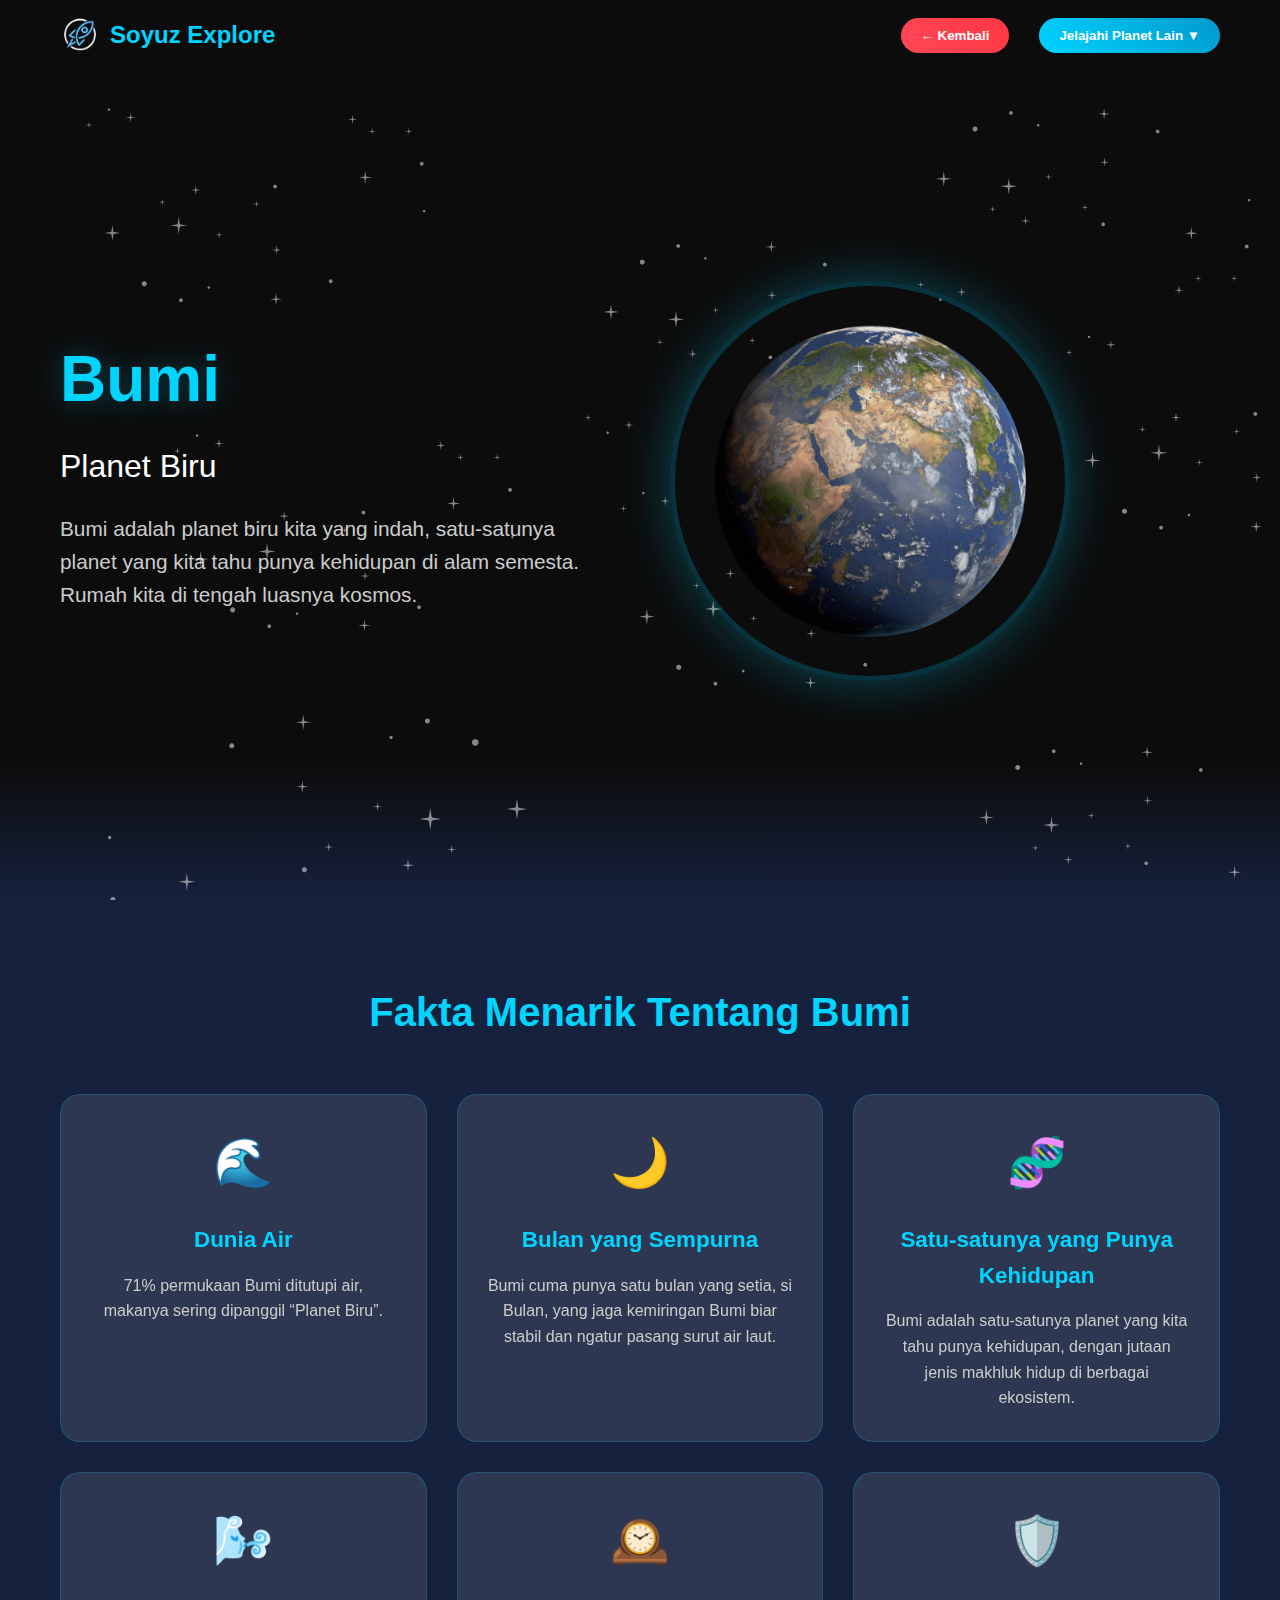
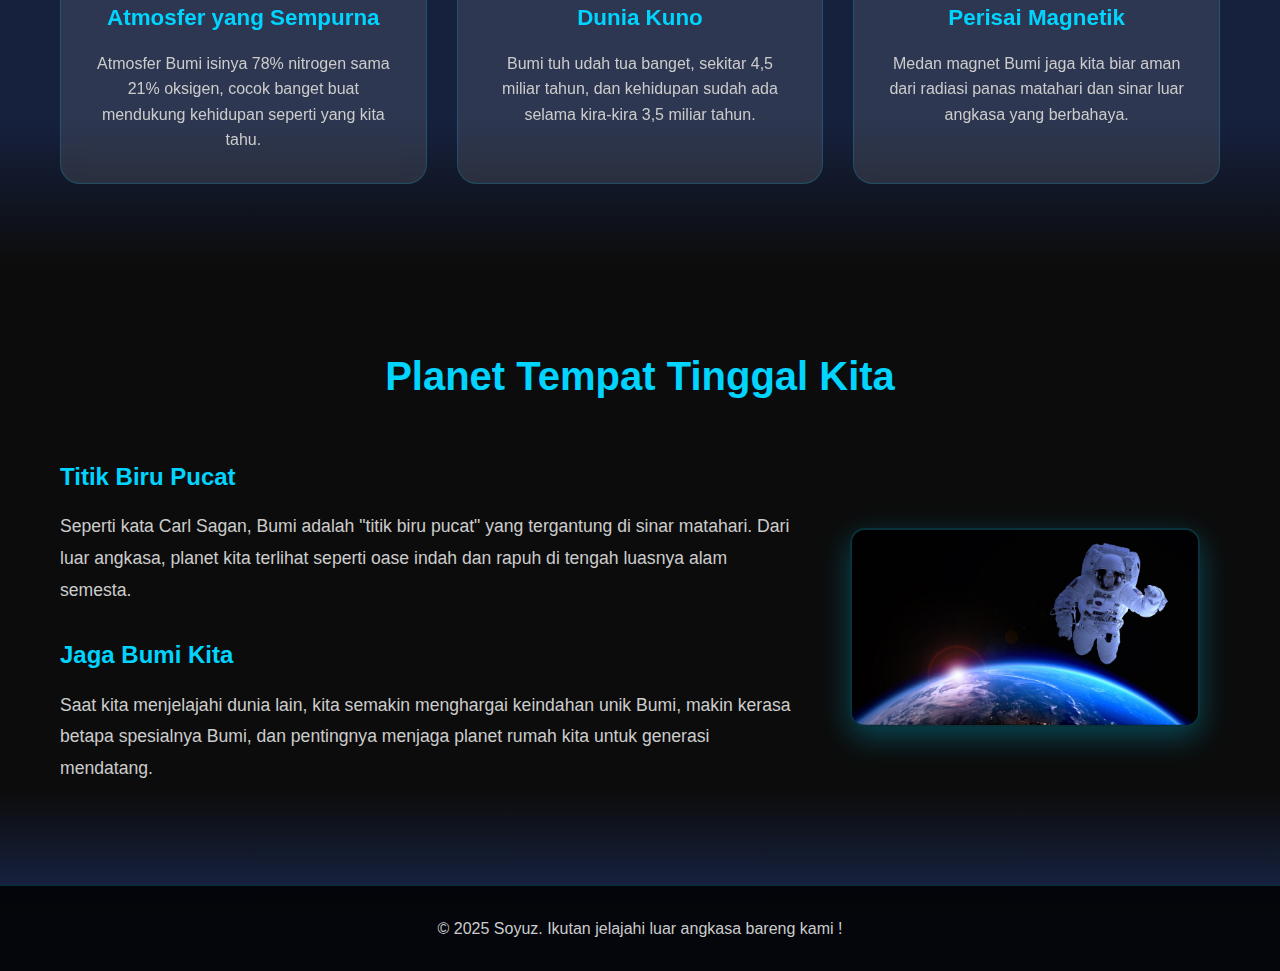
<file: planets/bumi.html>
<!DOCTYPE html>
<html lang="en">
  <head>
    <meta charset="UTF-8" />
    <meta name="viewport" content="width=device-width, initial-scale=1.0" />
    <title>Bumi - Soyuz</title>
    <link rel="icon" href="../img/logo.png" type="image/png" />
    <link rel="stylesheet" href="../css/style.css" />
    <link rel="stylesheet" href="../css/planet.css" />
  </head>
  <body>
    <!-- Navigation -->
    <nav class="navbar planet-navbar" id="navbar">
      <div class="nav-container">
        <div class="nav-logo">
          <img src="../img/logo.png" alt="Soyuz Logo" class="logo" />
          <span>Soyuz Explore</span>
        </div>
        <ul class="nav-menu" id="nav-menu">
          <li>
            <button class="back-btn" onclick="showBackModal()">← Kembali</button>
          </li>
          <li class="dropdown">
            <button class="dropdown-btn">Jelajahi Planet Lain ▼</button>
            <div class="dropdown-content">
              <a href="merkurius.html">Merkurius</a>
              <a href="venus.html">Venus</a>
              <a href="mars.html">Mars</a>
              <a href="jupiter.html">Jupiter</a>
              <a href="saturnus.html">Saturnus</a>
              <a href="uranus.html">Uranus</a>
              <a href="neptunus.html">Neptunus</a>
            </div>
          </li>
        </ul>
        <div class="hamburger" id="hamburger">
          <span></span>
          <span></span>
          <span></span>
        </div>
      </div>
    </nav>

    <!-- Planet Hero Section -->
    <section class="planet-hero">
      <div class="stars" aria-hidden="true"></div>
      <div class="planet-hero-content">
        <div class="planet-info-main">
          <h1>Bumi</h1>
          <h2>Planet Biru</h2>
          <p>
            Bumi adalah planet biru kita yang indah, satu-satunya planet yang
            kita tahu punya kehidupan di alam semesta. Rumah kita di tengah
            luasnya kosmos.
          </p>
        </div>
        <div class="planet-image-main">
          <img src="../img/bumi.png" alt="Bumi" class="planet-main-img" />
        </div>
      </div>
    </section>

    <!-- Planet Details Section -->
    <section class="planet-details">
      <div class="container">
        <h2>Fakta Menarik Tentang Bumi</h2>
        <div class="facts-grid">
          <div class="fact-card">
            <div class="fact-icon">🌊</div>
            <h3>Dunia Air</h3>
            <p>
              71% permukaan Bumi ditutupi air, makanya sering dipanggil “Planet
              Biru”.
            </p>
          </div>
          <div class="fact-card">
            <div class="fact-icon">🌙</div>
            <h3>Bulan yang Sempurna</h3>
            <p>
              Bumi cuma punya satu bulan yang setia, si Bulan, yang jaga
              kemiringan Bumi biar stabil dan ngatur pasang surut air laut.
            </p>
          </div>
          <div class="fact-card">
            <div class="fact-icon">🧬</div>
            <h3>Satu-satunya yang Punya Kehidupan</h3>
            <p>
              Bumi adalah satu-satunya planet yang kita tahu punya kehidupan,
              dengan jutaan jenis makhluk hidup di berbagai ekosistem.
            </p>
          </div>
          <div class="fact-card">
            <div class="fact-icon">🌬️</div>
            <h3>Atmosfer yang Sempurna</h3>
            <p>
              Atmosfer Bumi isinya 78% nitrogen sama 21% oksigen, cocok banget
              buat mendukung kehidupan seperti yang kita tahu.
            </p>
          </div>
          <div class="fact-card">
            <div class="fact-icon">🕰️</div>
            <h3>Dunia Kuno</h3>
            <p>
              Bumi tuh udah tua banget, sekitar 4,5 miliar tahun, dan kehidupan
              sudah ada selama kira-kira 3,5 miliar tahun.
            </p>
          </div>
          <div class="fact-card">
            <div class="fact-icon">🛡️</div>
            <h3>Perisai Magnetik</h3>
            <p>
              Medan magnet Bumi jaga kita biar aman dari radiasi panas matahari
              dan sinar luar angkasa yang berbahaya.
            </p>
          </div>
        </div>
      </div>
    </section>

    <!-- Exploration Section -->
    <section class="exploration">
      <div class="container">
        <h2>Planet Tempat Tinggal Kita</h2>
        <div class="exploration-content">
          <div class="exploration-text">
            <h3>Titik Biru Pucat</h3>
            <p>
              Seperti kata Carl Sagan, Bumi adalah "titik biru pucat" yang
              tergantung di sinar matahari. Dari luar angkasa, planet kita
              terlihat seperti oase indah dan rapuh di tengah luasnya alam
              semesta.
            </p>

            <h3>Jaga Bumi Kita</h3>
            <p>
              Saat kita menjelajahi dunia lain, kita semakin menghargai
              keindahan unik Bumi, makin kerasa betapa spesialnya Bumi, dan
              pentingnya menjaga planet rumah kita untuk generasi mendatang.
            </p>
          </div>
          <div class="exploration-image">
            <img
              src="../img/earth-from-space.png"
              alt="Earth from Space"
              class="exploration-img"
            />
          </div>
        </div>
      </div>
    </section>

    <!-- Back Modal -->
    <div id="backModal" class="modal">
      <div class="modal-content">
        <h3>Kembali ke beranda</h3>
        <p>Kamu yakin ingin kembali ke beranda?</p>
        <div class="modal-buttons">
          <button class="modal-btn btn-yes" onclick="goBackHome()">Ya</button>
          <button class="modal-btn btn-cancel" onclick="hideBackModal()">Batal</button>
        </div>
      </div>
    </div>

    <!-- Footer -->
    <footer class="footer">
      <div class="container">
        <p>&copy; 2025 Soyuz. Ikutan jelajahi luar angkasa bareng kami !</p>
      </div>
    </footer>

    <script src="../js/script.js"></script>
    <script src="../js/planet.js"></script>
  </body>
</html>
</file>
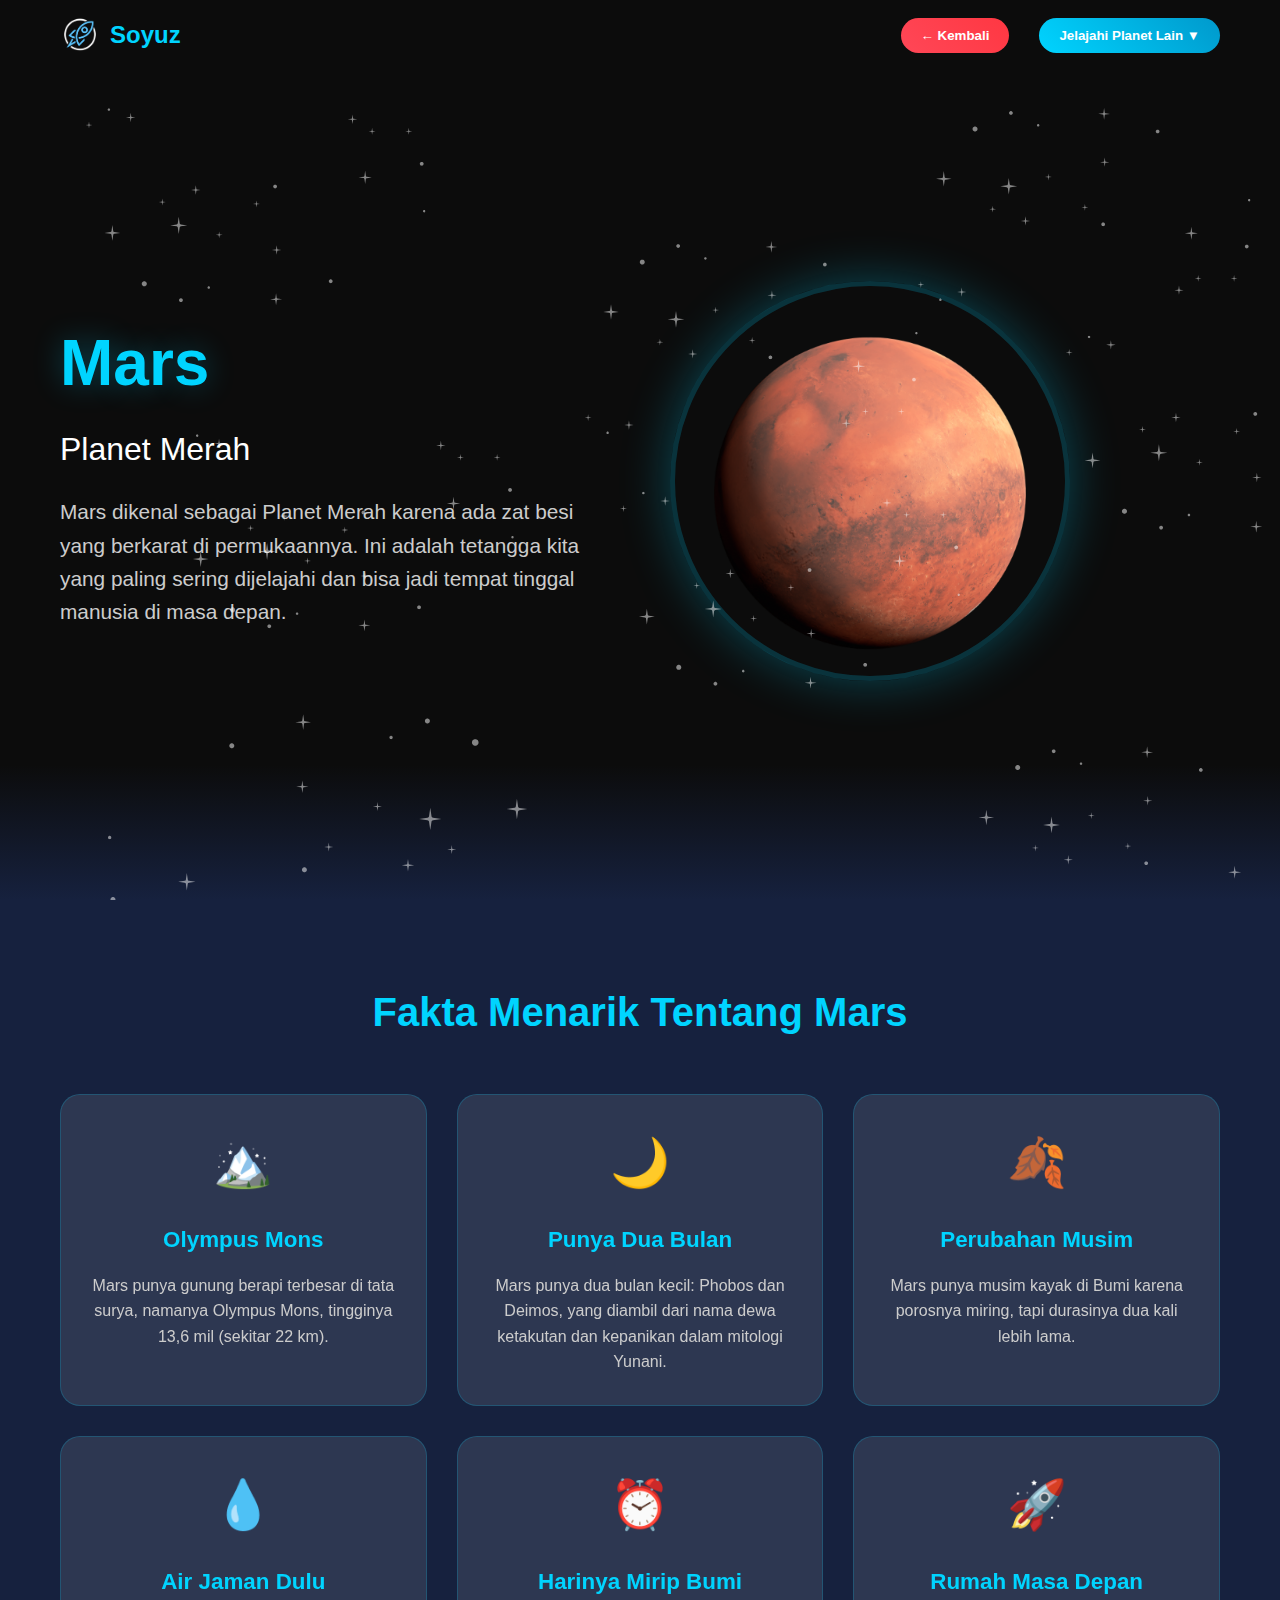
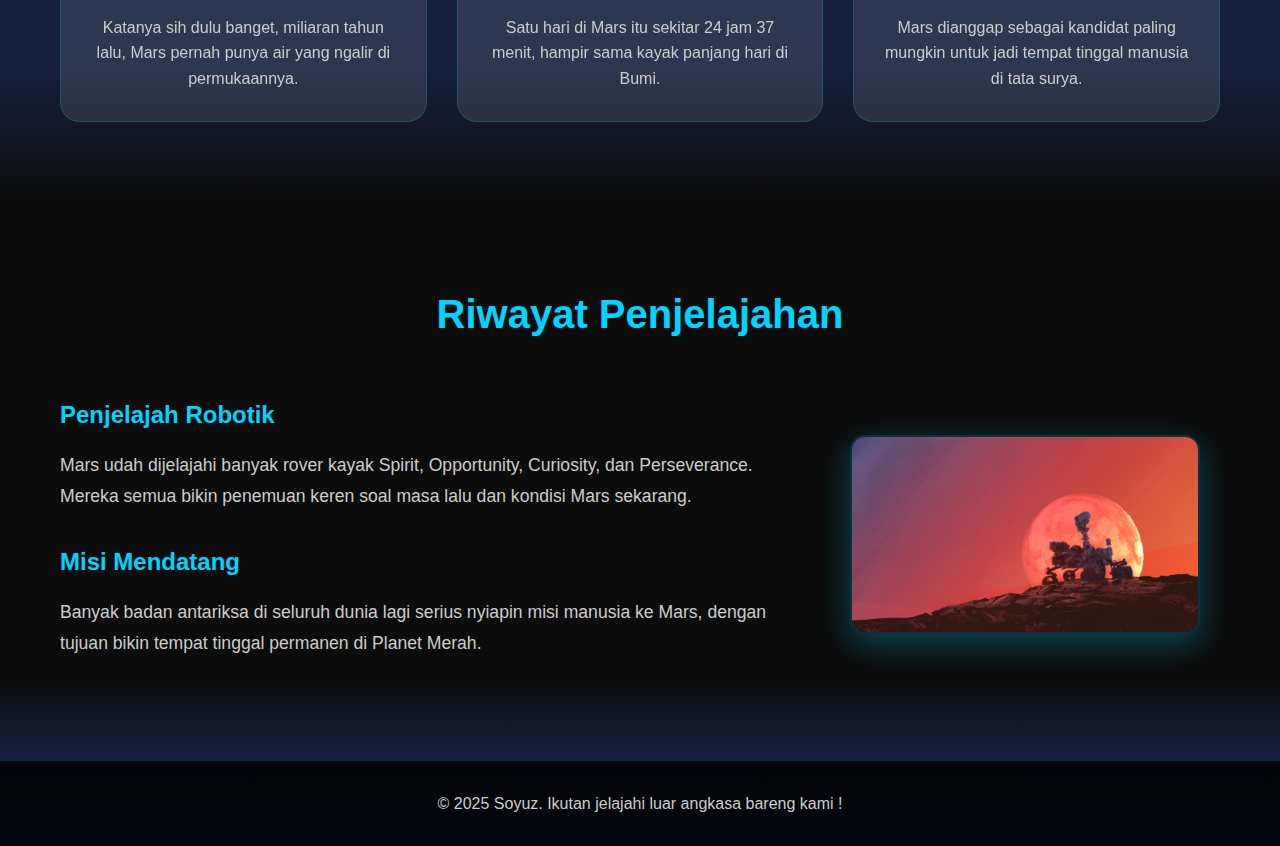
<file: planets/mars.html>
<!DOCTYPE html>
<html lang="en">
  <head>
    <meta charset="UTF-8" />
    <meta name="viewport" content="width=device-width, initial-scale=1.0" />
    <title>Mars - Soyuz</title>
    <link rel="icon" href="../img/logo.png" type="image/png" />
    <link rel="stylesheet" href="../css/style.css" />
    <link rel="stylesheet" href="../css/planet.css" />
  </head>
  <body>
    <!-- Navigation -->
    <nav class="navbar planet-navbar" id="navbar">
      <div class="nav-container">
        <div class="nav-logo">
          <img src="../img/logo.png" alt="Soyuz Logo" class="logo" />
          <span>Soyuz</span>
        </div>
        <ul class="nav-menu" id="nav-menu">
          <li>
            <button class="back-btn" onclick="showBackModal()">
              ← Kembali
            </button>
          </li>
          <li class="dropdown">
            <button class="dropdown-btn">Jelajahi Planet Lain ▼</button>
            <div class="dropdown-content">
              <a href="merkurius.html">Merkurius</a>
              <a href="venus.html">Venus</a>
              <a href="bumi.html">Bumi</a>
              <a href="jupiter.html">Jupiter</a>
              <a href="saturnus.html">Saturnus</a>
              <a href="uranus.html">Uranus</a>
              <a href="neptunus.html">Neptunus</a>
            </div>
          </li>
        </ul>
        <div class="hamburger" id="hamburger">
          <span></span>
          <span></span>
          <span></span>
        </div>
      </div>
    </nav>

    <!-- Planet Hero Section -->
    <section class="planet-hero">
      <div class="stars" aria-hidden="true"></div>
      <div class="planet-hero-content">
        <div class="planet-info-main">
          <h1>Mars</h1>
          <h2>Planet Merah</h2>
          <p>
            Mars dikenal sebagai Planet Merah karena ada zat besi yang berkarat
            di permukaannya. Ini adalah tetangga kita yang paling sering
            dijelajahi dan bisa jadi tempat tinggal manusia di masa depan.
          </p>
        </div>
        <div class="planet-image-main">
          <img src="../img/mars.png" alt="Mars" class="planet-main-img" />
        </div>
      </div>
    </section>

    <!-- Planet Details Section -->
    <section class="planet-details">
      <div class="container">
        <h2>Fakta Menarik Tentang Mars</h2>
        <div class="facts-grid">
          <div class="fact-card">
            <div class="fact-icon">🏔️</div>
            <h3>Olympus Mons</h3>
            <p>
              Mars punya gunung berapi terbesar di tata surya, namanya Olympus
              Mons, tingginya 13,6 mil (sekitar 22 km).
            </p>
          </div>
          <div class="fact-card">
            <div class="fact-icon">🌙</div>
            <h3>Punya Dua Bulan</h3>
            <p>
              Mars punya dua bulan kecil: Phobos dan Deimos, yang diambil dari
              nama dewa ketakutan dan kepanikan dalam mitologi Yunani.
            </p>
          </div>
          <div class="fact-card">
            <div class="fact-icon">🍂</div>
            <h3>Perubahan Musim</h3>
            <p>
              Mars punya musim kayak di Bumi karena porosnya miring, tapi
              durasinya dua kali lebih lama.
            </p>
          </div>
          <div class="fact-card">
            <div class="fact-icon">💧</div>
            <h3>Air Jaman Dulu</h3>
            <p>
              Katanya sih dulu banget, miliaran tahun lalu, Mars pernah punya
              air yang ngalir di permukaannya.
            </p>
          </div>
          <div class="fact-card">
            <div class="fact-icon">⏰</div>
            <h3>Harinya Mirip Bumi</h3>
            <p>
              Satu hari di Mars itu sekitar 24 jam 37 menit, hampir sama kayak
              panjang hari di Bumi.
            </p>
          </div>
          <div class="fact-card">
            <div class="fact-icon">🚀</div>
            <h3>Rumah Masa Depan</h3>
            <p>
              Mars dianggap sebagai kandidat paling mungkin untuk jadi tempat
              tinggal manusia di tata surya.
            </p>
          </div>
        </div>
      </div>
    </section>

    <!-- Exploration Section -->
    <section class="exploration">
      <div class="container">
        <h2>Riwayat Penjelajahan</h2>
        <div class="exploration-content">
          <div class="exploration-text">
            <h3>Penjelajah Robotik</h3>
            <p>
              Mars udah dijelajahi banyak rover kayak Spirit, Opportunity,
              Curiosity, dan Perseverance. Mereka semua bikin penemuan keren
              soal masa lalu dan kondisi Mars sekarang.
            </p>

            <h3>Misi Mendatang</h3>
            <p>
              Banyak badan antariksa di seluruh dunia lagi serius nyiapin misi
              manusia ke Mars, dengan tujuan bikin tempat tinggal permanen di
              Planet Merah.
            </p>
          </div>
          <div class="exploration-image">
            <img
              src="../img/mars-rover.png"
              alt="Mars Rover"
              class="exploration-img"
            />
          </div>
        </div>
      </div>
    </section>

    <!-- Back Modal -->
    <div id="backModal" class="modal">
      <div class="modal-content">
        <h3>Kembali ke beranda</h3>
        <p>Kamu yakin ingin kembali ke beranda?</p>
        <div class="modal-buttons">
          <button class="modal-btn btn-yes" onclick="goBackHome()">Ya</button>
          <button class="modal-btn btn-cancel" onclick="hideBackModal()">
            Batal
          </button>
        </div>
      </div>
    </div>

    <!-- Footer -->
    <footer class="footer">
      <div class="container">
        <p>&copy; 2025 Soyuz. Ikutan jelajahi luar angkasa bareng kami !</p>
      </div>
    </footer>

    <script src="../js/script.js"></script>
    <script src="../js/planet.js"></script>
  </body>
</html>
</file>
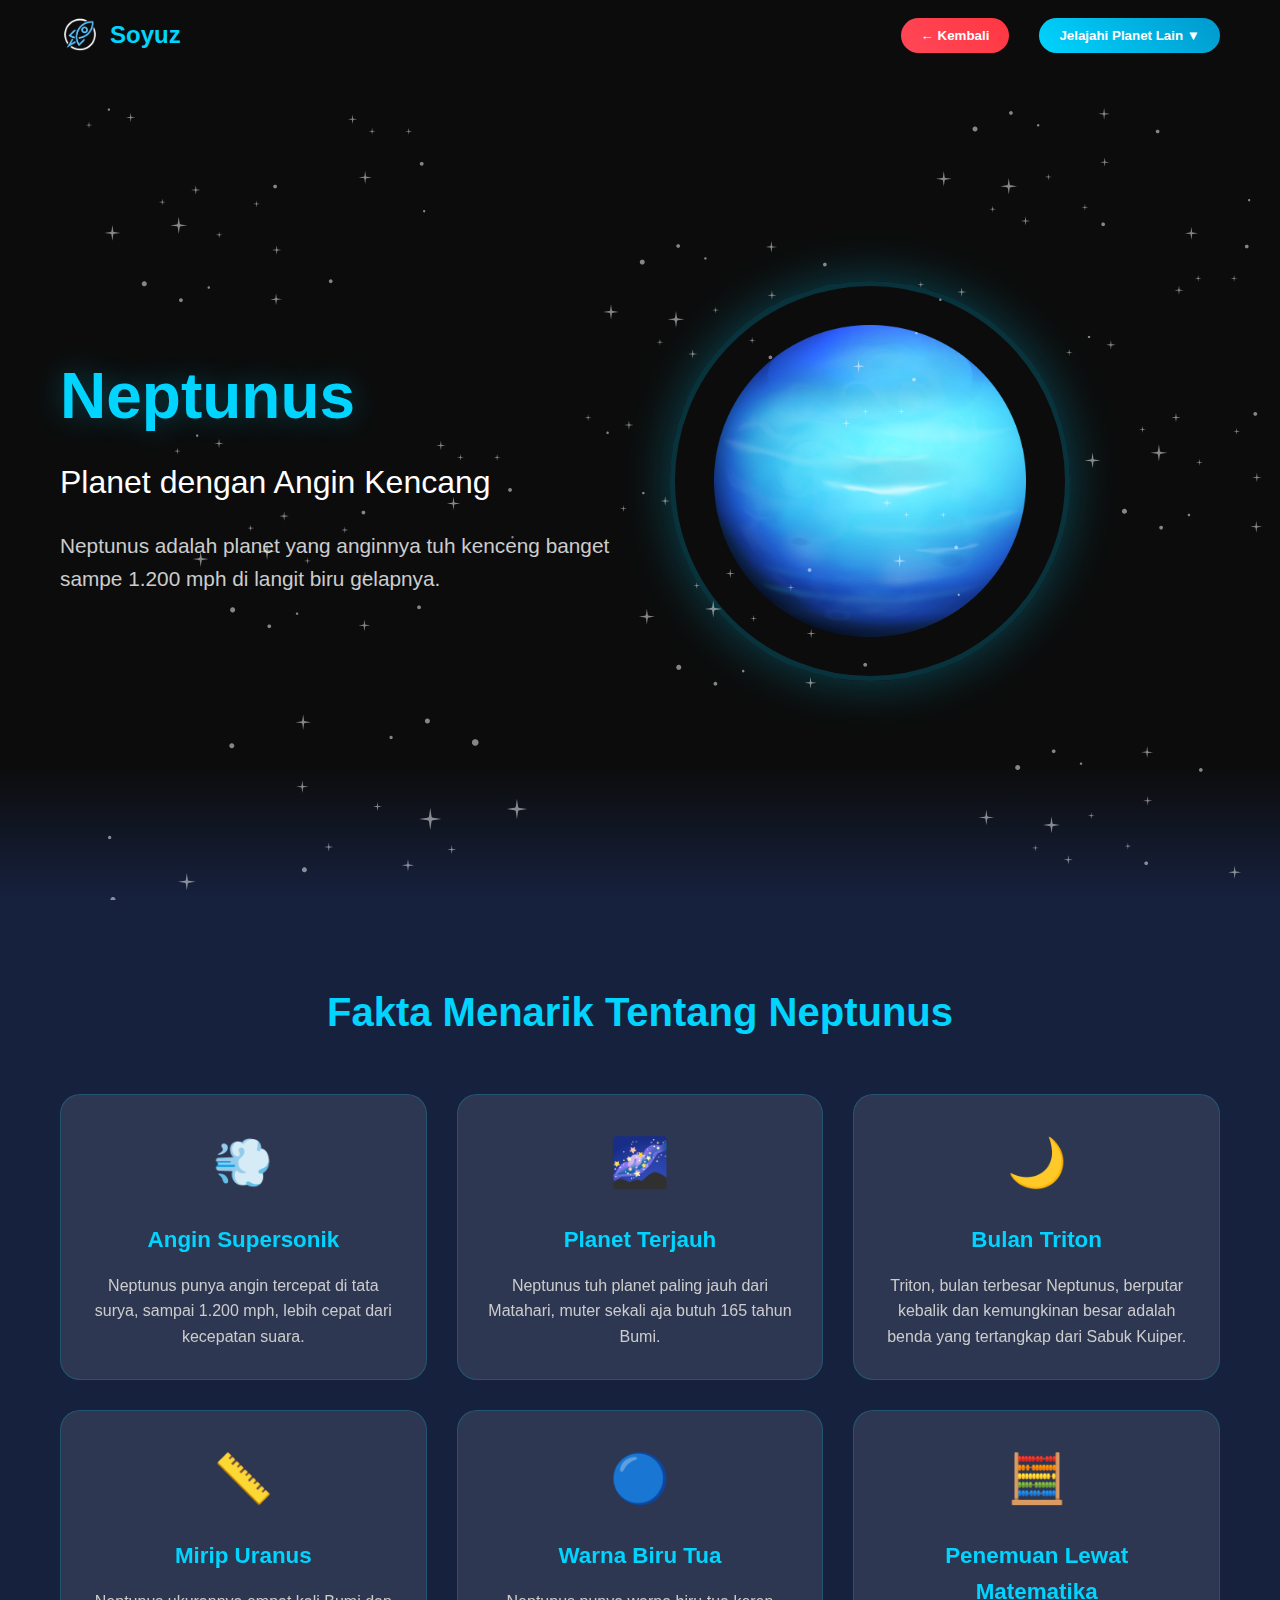
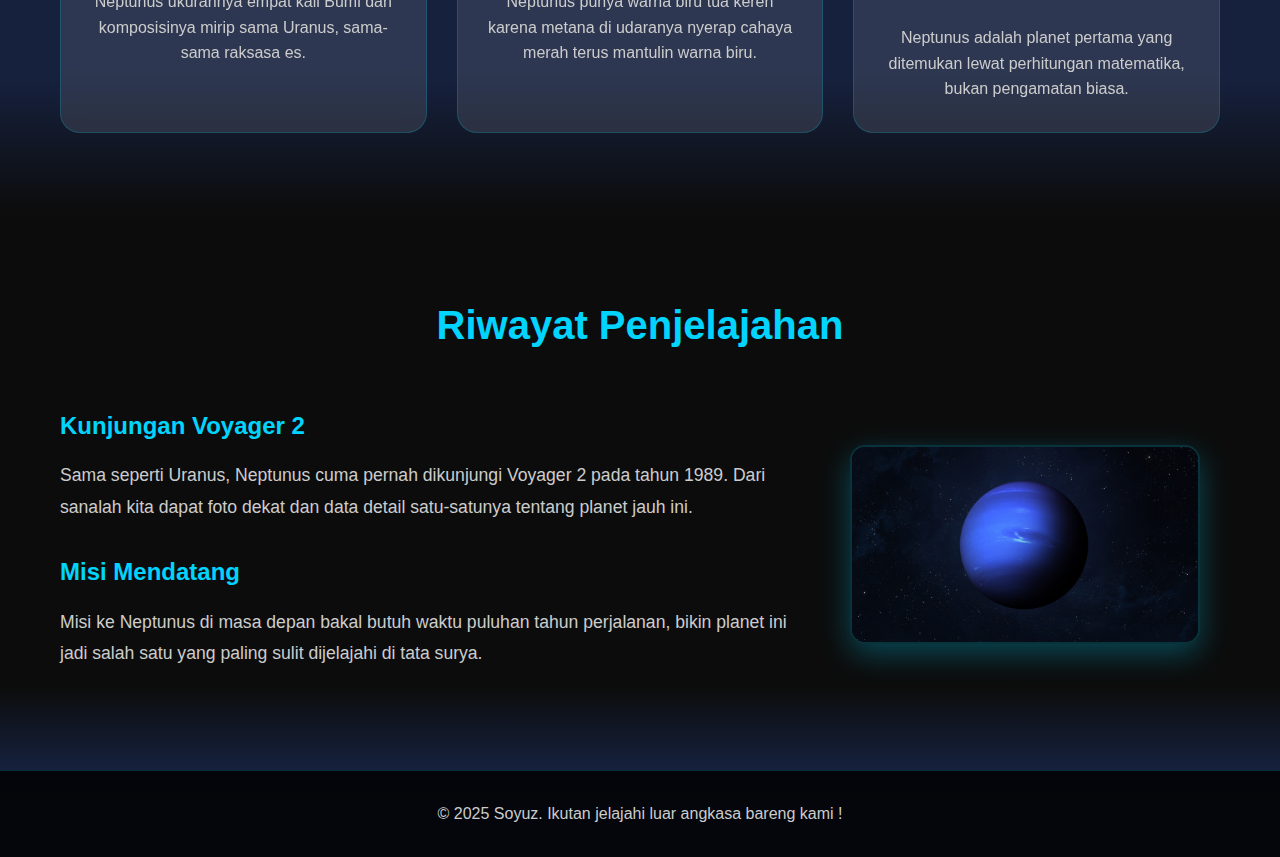
<file: planets/neptunus.html>
<!DOCTYPE html>
<html lang="en">
  <head>
    <meta charset="UTF-8" />
    <meta name="viewport" content="width=device-width, initial-scale=1.0" />
    <title>Neptune - Soyuz</title>
    <link rel="icon" href="../img/logo.png" type="image/png" />
    <link rel="stylesheet" href="../css/style.css" />
    <link rel="stylesheet" href="../css/planet.css" />
  </head>
  <body>
    <!-- Navigation -->
    <nav class="navbar planet-navbar" id="navbar">
      <div class="nav-container">
        <div class="nav-logo">
          <img src="../img/logo.png" alt="Soyuz Logo" class="logo" />
          <span>Soyuz</span>
        </div>
        <ul class="nav-menu" id="nav-menu">
          <li>
            <button class="back-btn" onclick="showBackModal()">
              ← Kembali
            </button>
          </li>
          <li class="dropdown">
            <button class="dropdown-btn">Jelajahi Planet Lain ▼</button>
            <div class="dropdown-content">
              <a href="merkurius.html">Merkurius</a>
              <a href="venus.html">Venus</a>
              <a href="bumi.html">Bumi</a>
              <a href="mars.html">Mars</a>
              <a href="jupiter.html">Jupiter</a>
              <a href="saturnus.html">Saturnus</a>
              <a href="uranus.html">Uranus</a>
            </div>
          </li>
        </ul>
        <div class="hamburger" id="hamburger">
          <span></span>
          <span></span>
          <span></span>
        </div>
      </div>
    </nav>

    <!-- Planet Hero Section -->
    <section class="planet-hero">
      <div class="stars" aria-hidden="true"></div>
      <div class="planet-hero-content">
        <div class="planet-info-main">
          <h1>Neptunus</h1>
          <h2>Planet dengan Angin Kencang</h2>
          <p>
            Neptunus adalah planet yang anginnya tuh kenceng banget sampe 1.200
            mph di langit biru gelapnya.
          </p>
        </div>
        <div class="planet-image-main">
          <img
            src="../img/neptunus.png"
            alt="Neptunus"
            class="planet-main-img"
          />
        </div>
      </div>
    </section>

    <!-- Planet Details Section -->
    <section class="planet-details">
      <div class="container">
        <h2>Fakta Menarik Tentang Neptunus</h2>
        <div class="facts-grid">
          <div class="fact-card">
            <div class="fact-icon">💨</div>
            <h3>Angin Supersonik</h3>
            <p>
              Neptunus punya angin tercepat di tata surya, sampai 1.200 mph,
              lebih cepat dari kecepatan suara.
            </p>
          </div>
          <div class="fact-card">
            <div class="fact-icon">🌌</div>
            <h3>Planet Terjauh</h3>
            <p>
              Neptunus tuh planet paling jauh dari Matahari, muter sekali aja
              butuh 165 tahun Bumi.
            </p>
          </div>
          <div class="fact-card">
            <div class="fact-icon">🌙</div>
            <h3>Bulan Triton</h3>
            <p>
              Triton, bulan terbesar Neptunus, berputar kebalik dan kemungkinan
              besar adalah benda yang tertangkap dari Sabuk Kuiper.
            </p>
          </div>
          <div class="fact-card">
            <div class="fact-icon">📏</div>
            <h3>Mirip Uranus</h3>
            <p>
              Neptunus ukurannya empat kali Bumi dan komposisinya mirip sama
              Uranus, sama-sama raksasa es.
            </p>
          </div>
          <div class="fact-card">
            <div class="fact-icon">🔵</div>
            <h3>Warna Biru Tua</h3>
            <p>
              Neptunus punya warna biru tua keren karena metana di udaranya
              nyerap cahaya merah terus mantulin warna biru.
            </p>
          </div>
          <div class="fact-card">
            <div class="fact-icon">🧮</div>
            <h3>Penemuan Lewat Matematika</h3>
            <p>
              Neptunus adalah planet pertama yang ditemukan lewat perhitungan
              matematika, bukan pengamatan biasa.
            </p>
          </div>
        </div>
      </div>
    </section>

    <!-- Exploration Section -->
    <section class="exploration">
      <div class="container">
        <h2>Riwayat Penjelajahan</h2>
        <div class="exploration-content">
          <div class="exploration-text">
            <h3>Kunjungan Voyager 2</h3>
            <p>
              Sama seperti Uranus, Neptunus cuma pernah dikunjungi Voyager 2
              pada tahun 1989. Dari sanalah kita dapat foto dekat dan data
              detail satu-satunya tentang planet jauh ini.
            </p>

            <h3>Misi Mendatang</h3>
            <p>
              Misi ke Neptunus di masa depan bakal butuh waktu puluhan tahun
              perjalanan, bikin planet ini jadi salah satu yang paling sulit
              dijelajahi di tata surya.
            </p>
          </div>
          <div class="exploration-image">
            <img
              src="../img/neptune-exploration.png"
              alt="Neptune Exploration"
              class="exploration-img"
            />
          </div>
        </div>
      </div>
    </section>

    <!-- Back Modal -->
    <div id="backModal" class="modal">
      <div class="modal-content">
        <h3>Kembali ke beranda</h3>
        <p>Kamu yakin ingin kembali ke beranda?</p>
        <div class="modal-buttons">
          <button class="modal-btn btn-yes" onclick="goBackHome()">Ya</button>
          <button class="modal-btn btn-cancel" onclick="hideBackModal()">
            Batal
          </button>
        </div>
      </div>
    </div>

    <!-- Footer -->
    <footer class="footer">
      <div class="container">
        <p>&copy; 2025 Soyuz. Ikutan jelajahi luar angkasa bareng kami !</p>
      </div>
    </footer>

    <script src="../js/script.js"></script>
    <script src="../js/planet.js"></script>
  </body>
</html>
</file>
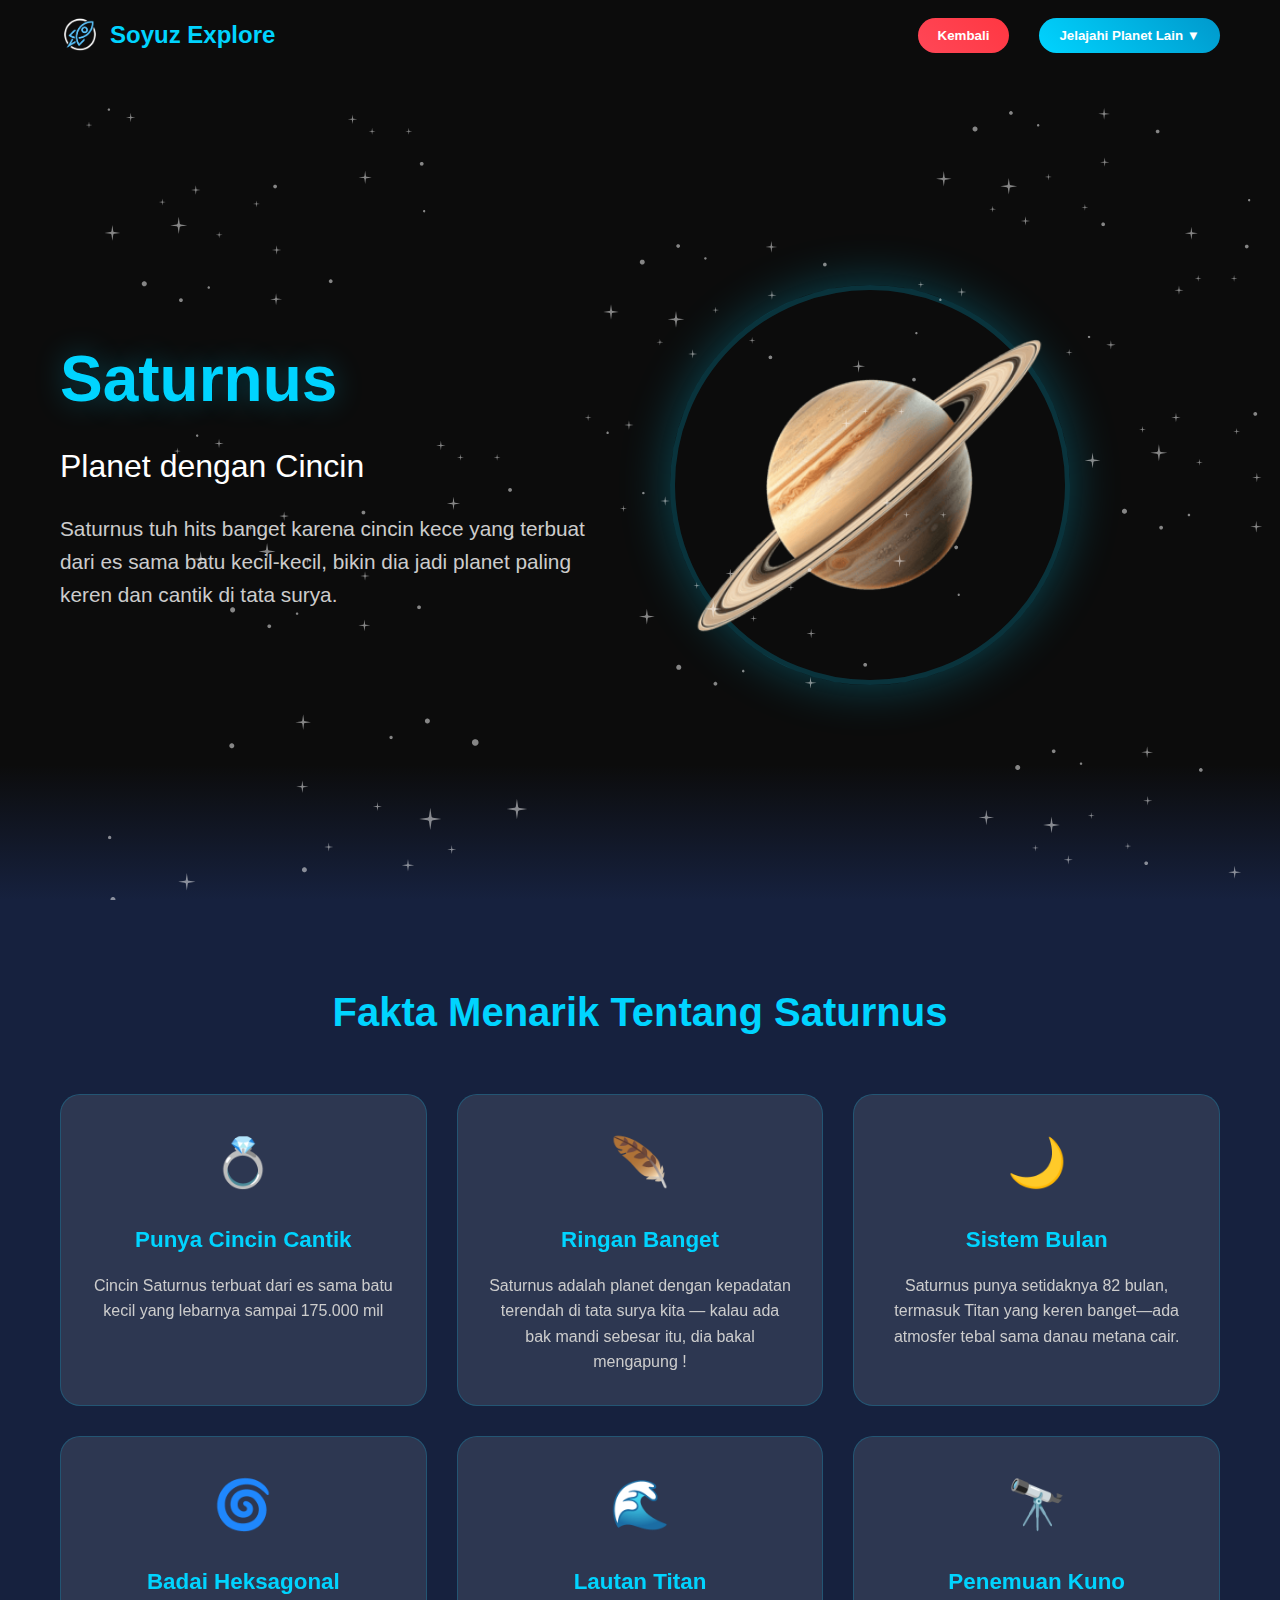
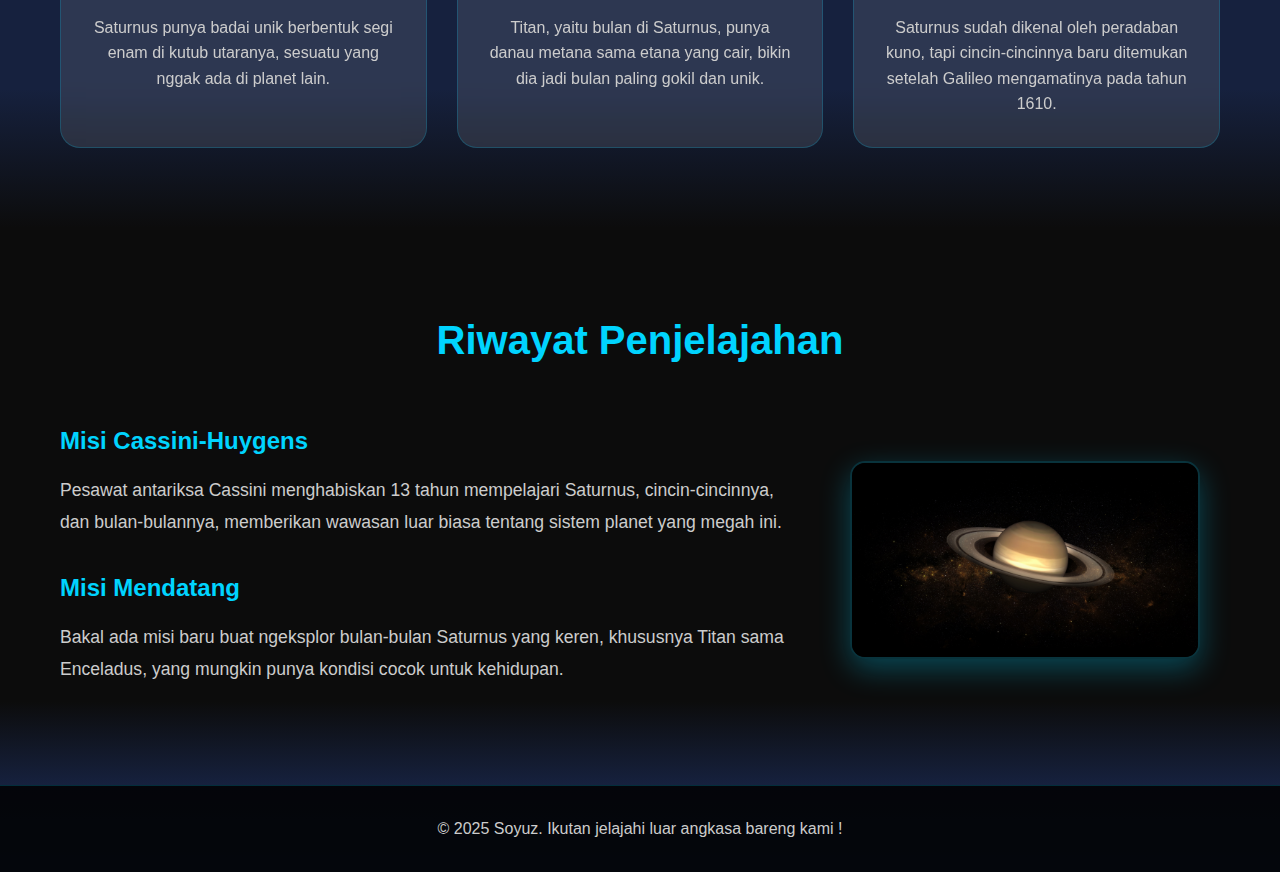
<file: planets/saturnus.html>
<!DOCTYPE html>
<html lang="en">
  <head>
    <meta charset="UTF-8" />
    <meta name="viewport" content="width=device-width, initial-scale=1.0" />
    <title>Saturn - Soyuz</title>
    <link rel="icon" href="../img/logo.png" type="image/png" />
    <link rel="stylesheet" href="../css/style.css" />
    <link rel="stylesheet" href="../css/planet.css" />
  </head>
  <body>
    <!-- Navigation -->
    <nav class="navbar planet-navbar" id="navbar">
      <div class="nav-container">
        <div class="nav-logo">
          <img src="../img/logo.png" alt="Soyuz Logo" class="logo" />
          <span>Soyuz Explore</span>
        </div>
        <ul class="nav-menu" id="nav-menu">
          <li>
            <button class="back-btn" onclick="showBackModal()">Kembali</button>
          </li>
          <li class="dropdown">
            <button class="dropdown-btn">Jelajahi Planet Lain ▼</button>
            <div class="dropdown-content">
              <a href="merkurius.html">Merkurius</a>
              <a href="venus.html">Venus</a>
              <a href="bumi.html">Bumi</a>
              <a href="jupiter.html">Jupiter</a>
              <a href="mars.html">Mars</a>
              <a href="uranus.html">Uranus</a>
              <a href="neptunus.html">Neptunus</a>
            </div>
          </li>
        </ul>
        <div class="hamburger" id="hamburger">
          <span></span>
          <span></span>
          <span></span>
        </div>
      </div>
    </nav>

    <!-- Planet Hero Section -->
    <section class="planet-hero">
      <div class="stars" aria-hidden="true"></div>
      <div class="planet-hero-content">
        <div class="planet-info-main">
          <h1>Saturnus</h1>
          <h2>Planet dengan Cincin</h2>
          <p>
            Saturnus tuh hits banget karena cincin kece yang terbuat dari es
            sama batu kecil-kecil, bikin dia jadi planet paling keren dan cantik
            di tata surya.
          </p>
        </div>
        <div class="planet-image-main">
          <div class="planet-saturn-main">
            <img
              src="../img/saturnus.png"
              alt="Saturnus"
              class="planet-saturn-img"
            />
          </div>
        </div>
      </div>
    </section>

    <!-- Planet Details Section -->
    <section class="planet-details">
      <div class="container">
        <h2>Fakta Menarik Tentang Saturnus</h2>
        <div class="facts-grid">
          <div class="fact-card">
            <div class="fact-icon">💍</div>
            <h3>Punya Cincin Cantik</h3>
            <p>
              Cincin Saturnus terbuat dari es sama batu kecil yang lebarnya
              sampai 175.000 mil
            </p>
          </div>
          <div class="fact-card">
            <div class="fact-icon">🪶</div>
            <h3>Ringan Banget</h3>
            <p>
              Saturnus adalah planet dengan kepadatan terendah di tata surya
              kita — kalau ada bak mandi sebesar itu, dia bakal mengapung !
            </p>
          </div>
          <div class="fact-card">
            <div class="fact-icon">🌙</div>
            <h3>Sistem Bulan</h3>
            <p>
              Saturnus punya setidaknya 82 bulan, termasuk Titan yang keren
              banget—ada atmosfer tebal sama danau metana cair.
            </p>
          </div>
          <div class="fact-card">
            <div class="fact-icon">🌀</div>
            <h3>Badai Heksagonal</h3>
            <p>
              Saturnus punya badai unik berbentuk segi enam di kutub utaranya,
              sesuatu yang nggak ada di planet lain.
            </p>
          </div>
          <div class="fact-card">
            <div class="fact-icon">🌊</div>
            <h3>Lautan Titan</h3>
            <p>
              Titan, yaitu bulan di Saturnus, punya danau metana sama etana yang
              cair, bikin dia jadi bulan paling gokil dan unik.
            </p>
          </div>
          <div class="fact-card">
            <div class="fact-icon">🔭</div>
            <h3>Penemuan Kuno</h3>
            <p>
              Saturnus sudah dikenal oleh peradaban kuno, tapi cincin-cincinnya
              baru ditemukan setelah Galileo mengamatinya pada tahun 1610.
            </p>
          </div>
        </div>
      </div>
    </section>

    <!-- Exploration Section -->
    <section class="exploration">
      <div class="container">
        <h2>Riwayat Penjelajahan</h2>
        <div class="exploration-content">
          <div class="exploration-text">
            <h3>Misi Cassini-Huygens</h3>
            <p>
              Pesawat antariksa Cassini menghabiskan 13 tahun mempelajari
              Saturnus, cincin-cincinnya, dan bulan-bulannya, memberikan wawasan
              luar biasa tentang sistem planet yang megah ini.
            </p>

            <h3>Misi Mendatang</h3>
            <p>
              Bakal ada misi baru buat ngeksplor bulan-bulan Saturnus yang
              keren, khususnya Titan sama Enceladus, yang mungkin punya kondisi
              cocok untuk kehidupan.
            </p>
          </div>
          <div class="exploration-image">
            <img
              src="../img/saturn-exploration.png"
              alt="Saturn Exploration"
              class="exploration-img"
            />
          </div>
        </div>
      </div>
    </section>

    <!-- Back Modal -->
    <div id="backModal" class="modal">
      <div class="modal-content">
        <h3>Kembali ke beranda</h3>
        <p>Kamu yakin ingin kembali ke beranda?</p>
        <div class="modal-buttons">
          <button class="modal-btn btn-yes" onclick="goBackHome()">Ya</button>
          <button class="modal-btn btn-cancel" onclick="hideBackModal()">
            Batal
          </button>
        </div>
      </div>
    </div>

    <!-- Footer -->
    <footer class="footer">
      <div class="container">
        <p>&copy; 2025 Soyuz. Ikutan jelajahi luar angkasa bareng kami !</p>
      </div>
    </footer>

    <script src="../js/script.js"></script>
    <script src="../js/planet.js"></script>
  </body>
</html>
</file>
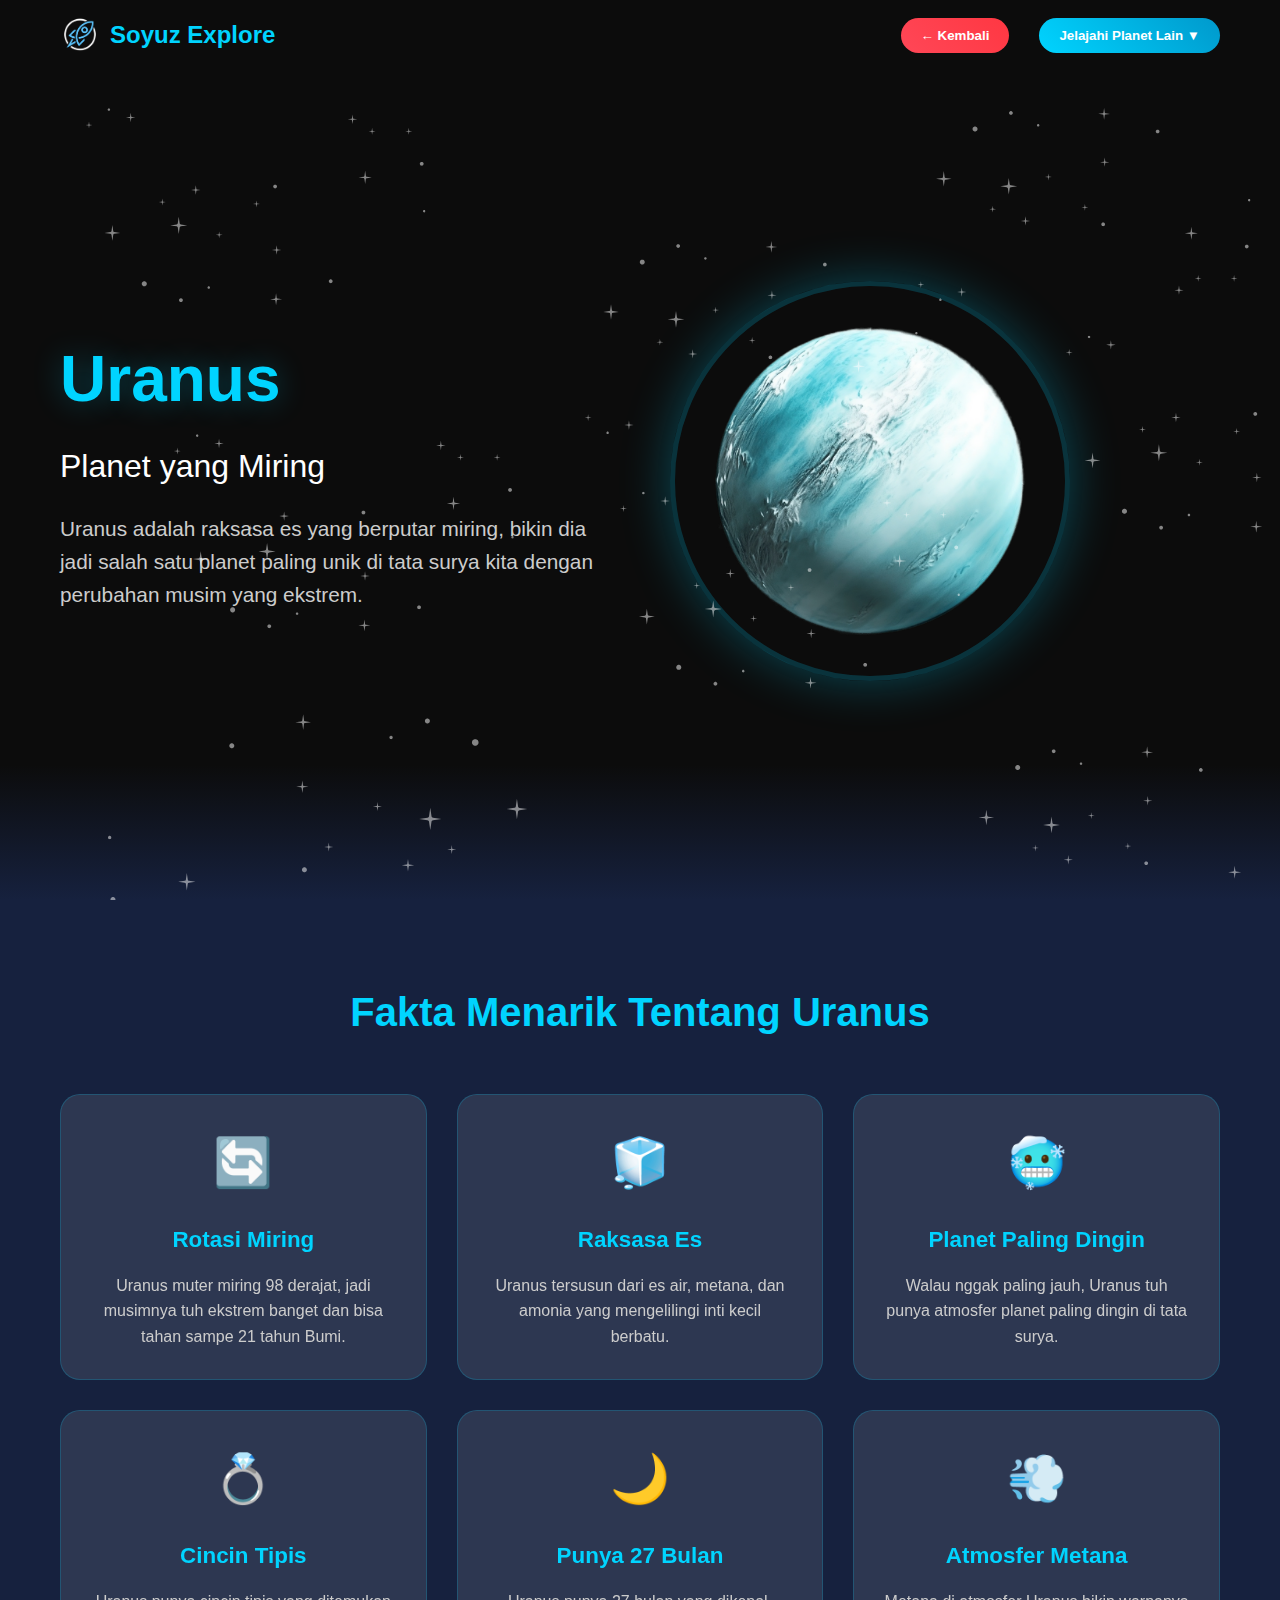
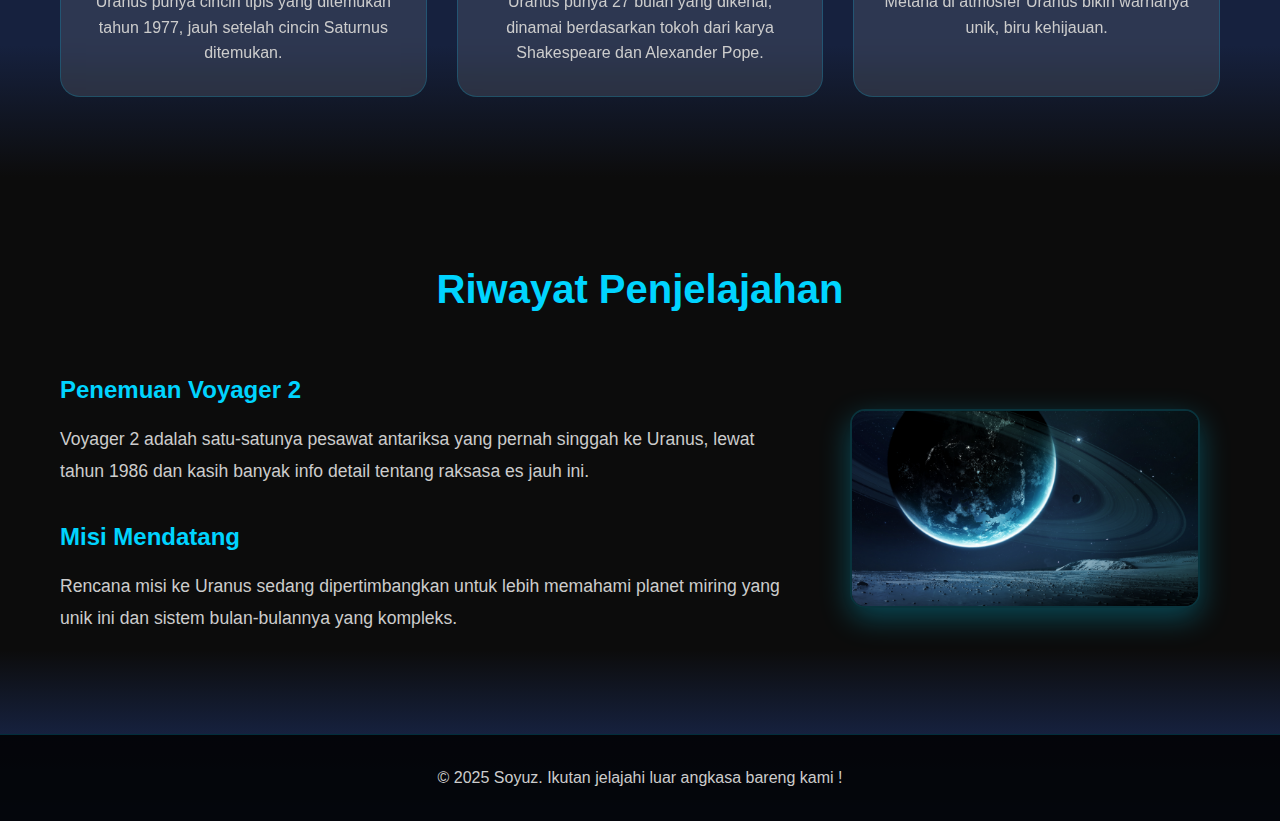
<file: planets/uranus.html>
<!DOCTYPE html>
<html lang="en">
  <head>
    <meta charset="UTF-8" />
    <meta name="viewport" content="width=device-width, initial-scale=1.0" />
    <title>Uranus - Soyuz</title>
    <link rel="icon" href="../img/logo.png" type="image/png" />
    <link rel="stylesheet" href="../css/style.css" />
    <link rel="stylesheet" href="../css/planet.css" />
  </head>
  <body>
    <!-- Navigation -->
    <nav class="navbar planet-navbar" id="navbar">
      <div class="nav-container">
        <div class="nav-logo">
          <img src="../img/logo.png" alt="Soyuz Logo" class="logo" />
          <span>Soyuz Explore</span>
        </div>
        <ul class="nav-menu" id="nav-menu">
          <li>
            <button class="back-btn" onclick="showBackModal()">
              ← Kembali
            </button>
          </li>
          <li class="dropdown">
            <button class="dropdown-btn">Jelajahi Planet Lain ▼</button>
            <div class="dropdown-content">
              <a href="merkurius.html">Merkurius</a>
              <a href="venus.html">Venus</a>
              <a href="bumi.html">Bumi</a>
              <a href="mars.html">Mars</a>
              <a href="jupiter.html">Jupiter</a>
              <a href="saturnus.html">Saturnus</a>
              <a href="neptunus.html">Neptunus</a>
            </div>
          </li>
        </ul>
        <div class="hamburger" id="hamburger">
          <span></span>
          <span></span>
          <span></span>
        </div>
      </div>
    </nav>

    <!-- Planet Hero Section -->
    <section class="planet-hero">
      <div class="stars" aria-hidden="true"></div>
      <div class="planet-hero-content">
        <div class="planet-info-main">
          <h1>Uranus</h1>
          <h2>Planet yang Miring</h2>
          <p>
            Uranus adalah raksasa es yang berputar miring, bikin dia jadi salah
            satu planet paling unik di tata surya kita dengan perubahan musim
            yang ekstrem.
          </p>
        </div>
        <div class="planet-image-main">
          <img src="../img/uranus.png" alt="Uranus" class="planet-main-img" />
        </div>
      </div>
    </section>

    <!-- Planet Details Section -->
    <section class="planet-details">
      <div class="container">
        <h2>Fakta Menarik Tentang Uranus</h2>
        <div class="facts-grid">
          <div class="fact-card">
            <div class="fact-icon">🔄</div>
            <h3>Rotasi Miring</h3>
            <p>
              Uranus muter miring 98 derajat, jadi musimnya tuh ekstrem banget
              dan bisa tahan sampe 21 tahun Bumi.
            </p>
          </div>
          <div class="fact-card">
            <div class="fact-icon">🧊</div>
            <h3>Raksasa Es</h3>
            <p>
              Uranus tersusun dari es air, metana, dan amonia yang mengelilingi
              inti kecil berbatu.
            </p>
          </div>
          <div class="fact-card">
            <div class="fact-icon">🥶</div>
            <h3>Planet Paling Dingin</h3>
            <p>
              Walau nggak paling jauh, Uranus tuh punya atmosfer planet paling
              dingin di tata surya.
            </p>
          </div>
          <div class="fact-card">
            <div class="fact-icon">💍</div>
            <h3>Cincin Tipis</h3>
            <p>
              Uranus punya cincin tipis yang ditemukan tahun 1977, jauh setelah
              cincin Saturnus ditemukan.
            </p>
          </div>
          <div class="fact-card">
            <div class="fact-icon">🌙</div>
            <h3>Punya 27 Bulan</h3>
            <p>
              Uranus punya 27 bulan yang dikenal, dinamai berdasarkan tokoh dari
              karya Shakespeare dan Alexander Pope.
            </p>
          </div>
          <div class="fact-card">
            <div class="fact-icon">💨</div>
            <h3>Atmosfer Metana</h3>
            <p>
              Metana di atmosfer Uranus bikin warnanya unik, biru kehijauan.
            </p>
          </div>
        </div>
      </div>
    </section>

    <!-- Exploration Section -->
    <section class="exploration">
      <div class="container">
        <h2>Riwayat Penjelajahan</h2>
        <div class="exploration-content">
          <div class="exploration-text">
            <h3>Penemuan Voyager 2</h3>
            <p>
              Voyager 2 adalah satu-satunya pesawat antariksa yang pernah
              singgah ke Uranus, lewat tahun 1986 dan kasih banyak info detail
              tentang raksasa es jauh ini.
            </p>

            <h3>Misi Mendatang</h3>
            <p>
              Rencana misi ke Uranus sedang dipertimbangkan untuk lebih memahami
              planet miring yang unik ini dan sistem bulan-bulannya yang
              kompleks.
            </p>
          </div>
          <div class="exploration-image">
            <img
              src="../img/uranus-exploration.png"
              alt="Uranus Exploration"
              class="exploration-img"
            />
          </div>
        </div>
      </div>
    </section>

    <!-- Back Modal -->
    <div id="backModal" class="modal">
      <div class="modal-content">
        <h3>Kembali ke beranda</h3>
        <p>Kamu yakin ingin kembali ke beranda?</p>
        <div class="modal-buttons">
          <button class="modal-btn btn-yes" onclick="goBackHome()">Ya</button>
          <button class="modal-btn btn-cancel" onclick="hideBackModal()">
            Batal
          </button>
        </div>
      </div>
    </div>

    <!-- Footer -->
    <footer class="footer">
      <div class="container">
        <p>&copy; 2025 Soyuz. Ikutan jelajahi luar angkasa bareng kami !</p>
      </div>
    </footer>

    <script src="../js/script.js"></script>
    <script src="../js/planet.js"></script>
  </body>
</html>
</file>
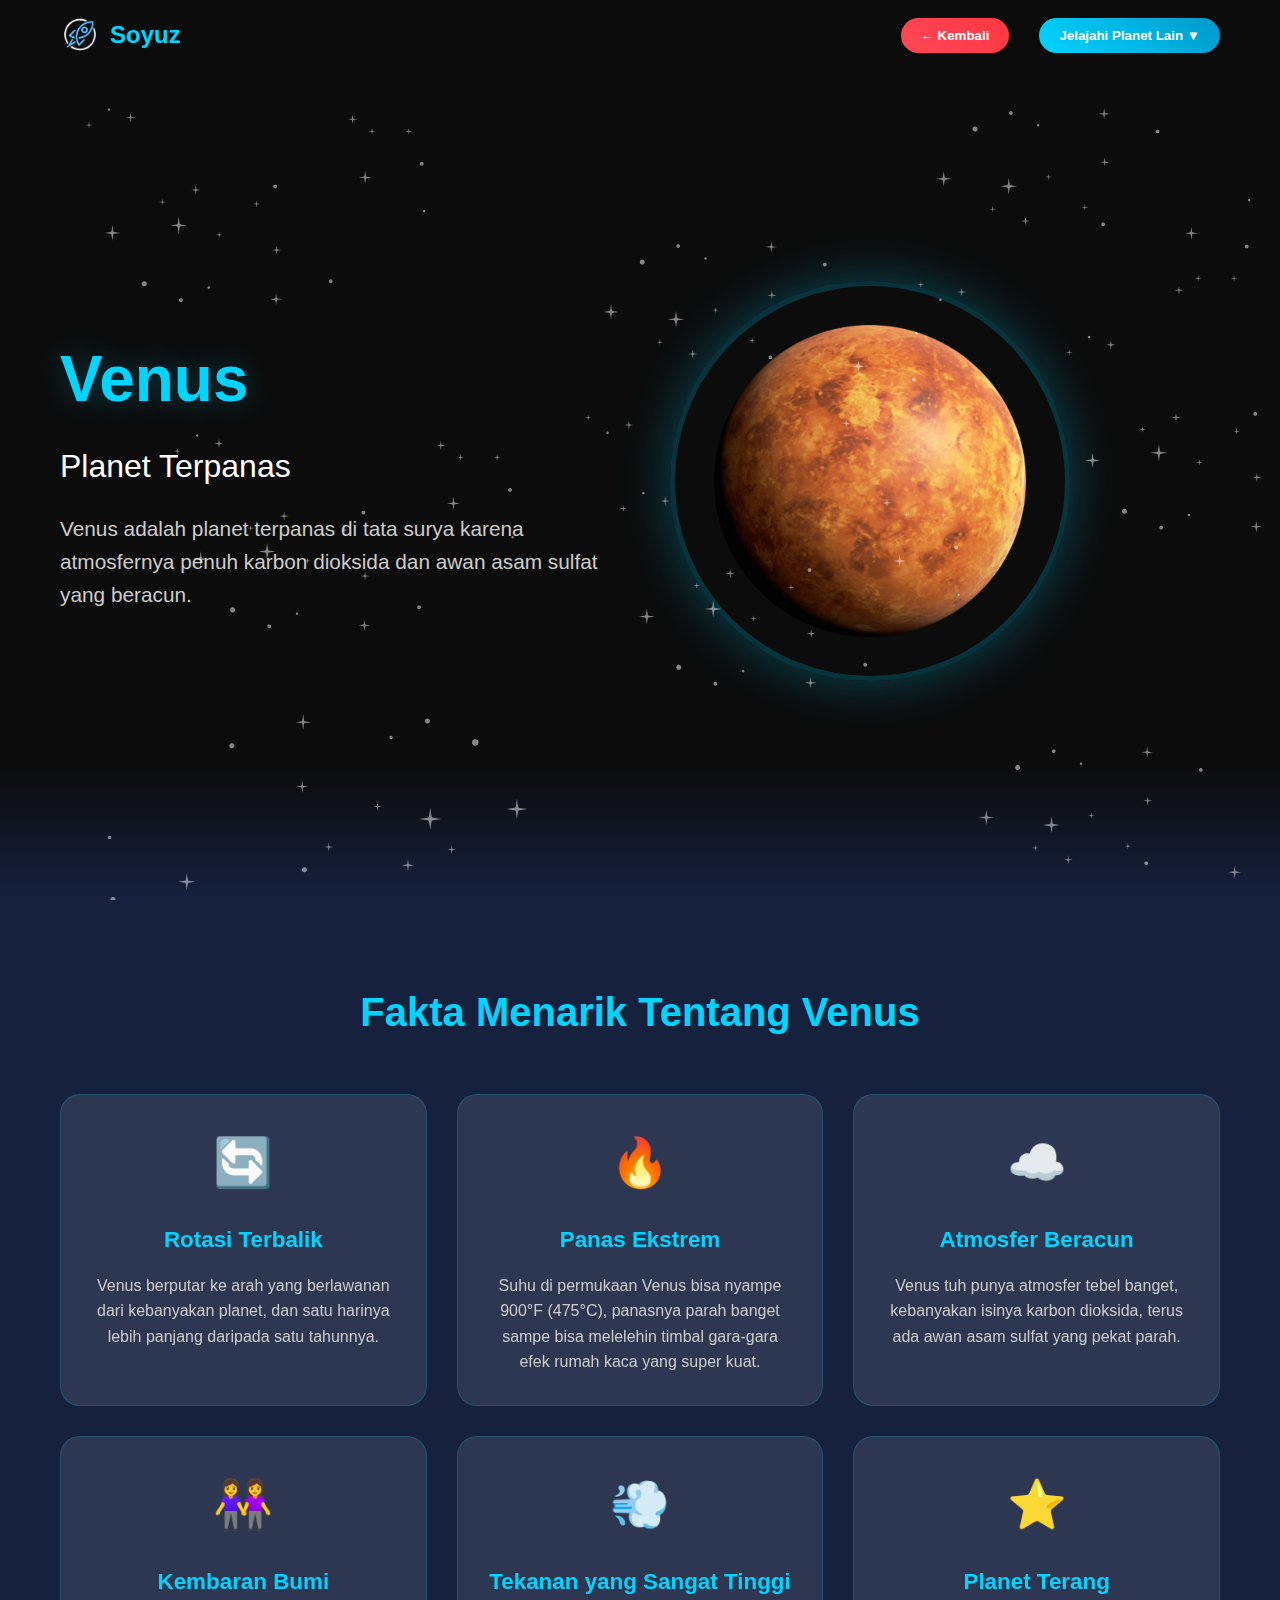
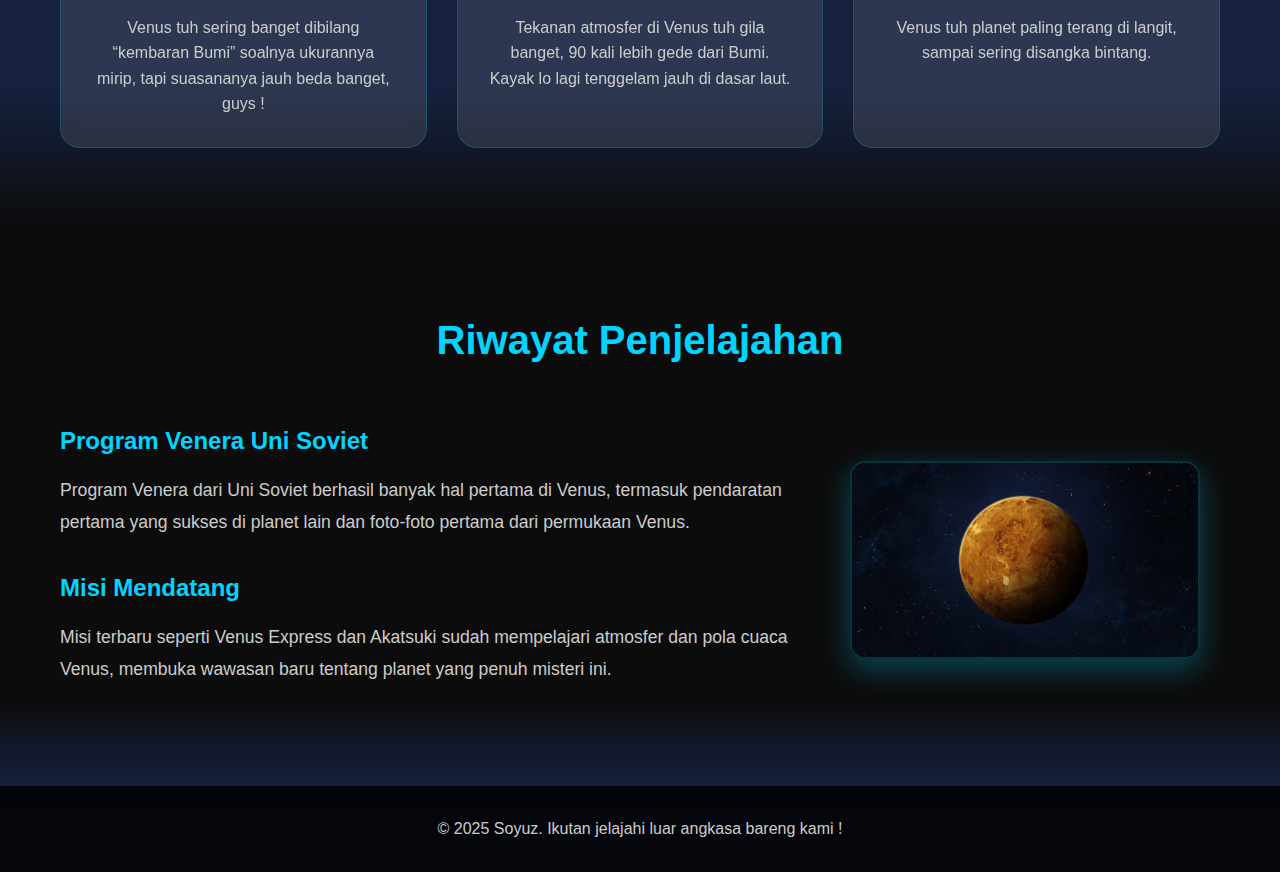
<file: planets/venus.html>
<!DOCTYPE html>
<html lang="en">
  <head>
    <meta charset="UTF-8" />
    <meta name="viewport" content="width=device-width, initial-scale=1.0" />
    <title>Venus - Soyuz</title>
    <link rel="stylesheet" href="../css/style.css" />
    <link rel="stylesheet" href="../css/planet.css" />
  </head>
  <body>
    <!-- Navigation -->
    <nav class="navbar planet-navbar" id="navbar">
      <div class="nav-container">
        <div class="nav-logo">
          <img src="../img/logo.png" alt="Soyuz Logo" class="logo" />
          <span>Soyuz</span>
        </div>
        <ul class="nav-menu" id="nav-menu">
          <li>
            <button class="back-btn" onclick="">← Kembali</button>
          </li>
          <li class="dropdown">
            <button class="dropdown-btn">Jelajahi Planet Lain ▼</button>
            <div class="dropdown-content">
              <a href="merkurius.html">Merkurius</a>
              <a href="bumi.html">Bumi</a>
              <a href="mars.html">Mars</a>
              <a href="jupiter.html">Jupiter</a>
              <a href="saturnus.html">Saturnus</a>
              <a href="uranus.html">Uranus</a>
              <a href="neptunus.html">Neptunus</a>
            </div>
          </li>
        </ul>
        <div class="hamburger" id="hamburger">
          <span></span>
          <span></span>
          <span></span>
        </div>
      </div>
    </nav>

    <!-- Planet Hero Section -->
    <section class="planet-hero">
      <div class="stars" aria-hidden="true"></div>
      <div class="planet-hero-content">
        <div class="planet-info-main">
          <h1>Venus</h1>
          <h2>Planet Terpanas</h2>
          <p>
            Venus adalah planet terpanas di tata surya karena atmosfernya penuh
            karbon dioksida dan awan asam sulfat yang beracun.
          </p>
        </div>
        <div class="planet-image-main">
          <img src="../img/venus.png" alt="Venus" class="planet-main-img" />
        </div>
      </div>
    </section>

    <!-- Planet Details Section -->
    <section class="planet-details">
      <div class="container">
        <h2>Fakta Menarik Tentang Venus</h2>
        <div class="facts-grid">
          <div class="fact-card">
            <div class="fact-icon">🔄</div>
            <h3>Rotasi Terbalik</h3>
            <p>
              Venus berputar ke arah yang berlawanan dari kebanyakan planet, dan
              satu harinya lebih panjang daripada satu tahunnya.
            </p>
          </div>
          <div class="fact-card">
            <div class="fact-icon">🔥</div>
            <h3>Panas Ekstrem</h3>
            <p>
              Suhu di permukaan Venus bisa nyampe 900°F (475°C), panasnya parah
              banget sampe bisa melelehin timbal gara-gara efek rumah kaca yang
              super kuat.
            </p>
          </div>
          <div class="fact-card">
            <div class="fact-icon">☁️</div>
            <h3>Atmosfer Beracun</h3>
            <p>
              Venus tuh punya atmosfer tebel banget, kebanyakan isinya karbon
              dioksida, terus ada awan asam sulfat yang pekat parah.
            </p>
          </div>
          <div class="fact-card">
            <div class="fact-icon">👭</div>
            <h3>Kembaran Bumi</h3>
            <p>
              Venus tuh sering banget dibilang “kembaran Bumi” soalnya ukurannya
              mirip, tapi suasananya jauh beda banget, guys !
            </p>
          </div>
          <div class="fact-card">
            <div class="fact-icon">💨</div>
            <h3>Tekanan yang Sangat Tinggi</h3>
            <p>
              Tekanan atmosfer di Venus tuh gila banget, 90 kali lebih gede dari
              Bumi. Kayak lo lagi tenggelam jauh di dasar laut.
            </p>
          </div>
          <div class="fact-card">
            <div class="fact-icon">⭐</div>
            <h3>Planet Terang</h3>
            <p>
              Venus tuh planet paling terang di langit, sampai sering disangka
              bintang.
            </p>
          </div>
        </div>
      </div>
    </section>

    <!-- Exploration Section -->
    <section class="exploration">
      <div class="container">
        <h2>Riwayat Penjelajahan</h2>
        <div class="exploration-content">
          <div class="exploration-text">
            <h3>Program Venera Uni Soviet</h3>
            <p>
              Program Venera dari Uni Soviet berhasil banyak hal pertama di
              Venus, termasuk pendaratan pertama yang sukses di planet lain dan
              foto-foto pertama dari permukaan Venus.
            </p>

            <h3>Misi Mendatang</h3>
            <p>
              Misi terbaru seperti Venus Express dan Akatsuki sudah mempelajari
              atmosfer dan pola cuaca Venus, membuka wawasan baru tentang planet
              yang penuh misteri ini.
            </p>
          </div>
          <div class="exploration-image">
            <img
              src="../img/venus-exploration.png"
              alt="Venus Exploration"
              class="exploration-img"
            />
          </div>
        </div>
      </div>
    </section>

    <!-- Back Modal -->
    <div id="backModal" class="modal">
      <div class="modal-content">
        <h3>Kembali ke beranda</h3>
        <p>Kamu yakin ingin kembali ke beranda?</p>
        <div class="modal-buttons">
          <button class="modal-btn btn-yes" onclick="">Ya</button>
          <button class="modal-btn btn-cancel" onclick="">Batal</button>
        </div>
      </div>
    </div>

    <!-- Footer -->
    <footer class="footer">
      <div class="container">
        <p>&copy; 2025 Soyuz. Ikutan jelajahi luar angkasa bareng kami !</p>
      </div>
    </footer>

    <script src="../js/script.js"></script>
    <script src="../js/planet.js"></script>
  </body>
</html>
</file>
<file: css/style.css>
/* Root */
:root {
  /* Primary Color */
  --primary-blue: #00d4ff;
  --primary-blue-dark: #0099cc;
  --primary-blue-alpha: rgba(0, 212, 255, 0.5);
  --primary-blue-light: rgba(0, 212, 255, 0.3);
  --primary-blue-lightest: rgba(0, 212, 255, 0.2);
  --primary-blue-minimal: rgba(0, 212, 255, 0.1);

  /* Secondary Colors */
  --accent-red: #ff4757;
  --accent-red-dark: #ff3742;
  --accent-gray: #57606f;
  --accent-gray-dark: #3d4354;

  /* Background Colors */
  --bg-primary: linear-gradient(to bottom, #0c0c0c 85%, #16213e 100%);
  --bg-secondary: linear-gradient(to bottom, #16213e 85%, #0c0c0c 100%);
  --bg-dark: #0c0c0c;

  /* Overlay Colors */
  --overlay-dark: rgba(0, 0, 0, 0.9);
  --overlay-medium: rgba(0, 0, 0, 0.8);
  --overlay-light: rgba(0, 0, 0, 0.3);
  --overlay-glass: rgba(255, 255, 255, 0.1);

  /* Text Colors */
  --text-primary: #fff;
  --text-secondary: #ccc;
  --text-accent: var(--primary-blue);

  /* Border Colors */
  --border-primary: var(--primary-blue-lightest);
  --border-active: var(--primary-blue-alpha);
  --border-hover: var(--primary-blue);

  /* Shadow Colors */
  --shadow-primary: rgba(0, 212, 255, 0.3);
  --shadow-hover: rgba(0, 212, 255, 0.5);
  --shadow-strong: rgba(0, 212, 255, 0.4);
  --shadow-red: rgba(255, 71, 87, 0.4);
  --shadow-dark: rgba(0, 0, 0, 0.5);

  /* Gradient Colors */
  --gradient-primary: linear-gradient(
    45deg,
    var(--primary-blue),
    var(--primary-blue-dark)
  );
  --gradient-red: linear-gradient(
    45deg,
    var(--accent-red),
    var(--accent-red-dark)
  );
  --gradient-gray: linear-gradient(
    45deg,
    var(--accent-gray),
    var(--accent-gray-dark)
  );
}

* {
  box-sizing: border-box;
  margin: 0px;
  padding: 0px;
}

body {
  font-family: "Arial", sans-serif;
  line-height: 1.6;
  color: var(--text-primary);
  background: var(--bg-primary);
  overflow-x: hidden;
}

html {
  scroll-behavior: smooth;
}

.container {
  max-width: 1200px;
  margin: 0 auto;
  padding: 0 20px;
}

/* Style Navbar */
.navbar {
  position: fixed;
  top: 0;
  width: 100%;
  background: var(--bg-dark);
  backdrop-filter: blur(10px);
  z-index: 1000;
  transition: all 0.3s ease;
}

.nav-container {
  max-width: 1200px;
  margin: 0 auto;
  padding: 0 20px;
  display: flex;
  justify-content: space-between;
  align-items: center;
  height: 70px;
}

.nav-logo {
  display: flex;
  align-items: center;
  font-size: 1.5rem;
  font-weight: bold;
  color: var(--text-accent);
}

.logo {
  width: 40px;
  height: 40px;
  margin-right: 10px;
}

.nav-menu {
  display: flex;
  list-style: none;
  gap: 30px;
}

.nav-link {
  color: var(--text-primary);
  text-decoration: none;
  font-weight: 500;
  transition: color 0.3s ease;
  position: relative;
}

.nav-link:hover {
  color: var(--text-accent);
}

.nav-link::after {
  content: "";
  position: absolute;
  bottom: -5px;
  left: 0;
  width: 0;
  height: 2px;
  background: var(--primary-blue);
  transition: width 0.3s ease;
}

.nav-link:hover::after {
  width: 100%;
}

/* Hamburbur menu style */
.hamburger {
  display: none;
  flex-direction: column;
  cursor: pointer;
  gap: 5px;
  padding: 10px;
  z-index: 1000;
}

.hamburger span {
  width: 25px;
  height: 3px;
  background: var(--text-primary);
  transition: all 0.3s ease;
  transform-origin: center;
  display: block;
}

.hamburger.active span:nth-child(1) {
  transform: translateY(8px) rotate(45deg);
}

.hamburger.active span:nth-child(2) {
  opacity: 0;
  transform: scaleX(0);
}

.hamburger.active span:nth-child(3) {
  transform: translateY(-8px) rotate(-45deg);
}

/* Hero Section */
.hero {
  background: var(--bg-primary);
  min-height: 100vh;
  display: flex;
  align-items: center;
  justify-content: center;
  position: relative;
  overflow: hidden;
  padding-top: 70px;
}

.hero-content {
  display: grid;
  grid-template-columns: 1fr 1fr;
  gap: 50px;
  align-items: center;
  max-width: 1200px;
  margin: 0 auto;
  padding: 0 20px;
}

.hero-text h1 {
  font-size: 3.5rem;
  margin-bottom: 20px;
  line-height: 1.2;
}

.highlight {
  color: var(--text-accent);
  text-shadow: 0 0 20px var(--primary-blue-alpha);
}

.hero-text p {
  font-size: 1.2rem;
  margin-bottom: 30px;
  color: var(--text-secondary);
}

.cta-button {
  background: var(--gradient-primary);
  color: white;
  border: none;
  padding: 15px 40px;
  font-size: 1.2rem;
  font-weight: bold;
  border-radius: 50px;
  cursor: pointer;
  transition: all 0.3s ease;
  text-transform: uppercase;
  letter-spacing: 1px;
  box-shadow: 0 10px 30px var(--shadow-primary);
}

.cta-button:hover {
  transform: translateY(-3px);
  box-shadow: 0 15px 40px var(--shadow-hover);
}

/* Roket melayang */
.rocket-img {
  width: 100%;
  max-width: 250px;
  height: auto;
  animation: float 3.5s ease-in-out infinite;
  display: block;
  margin-left: auto;
  margin-right: auto;
}

.visually-hidden {
  position: absolute;
  width: 1px;
  height: 1px;
  margin: -1px;
  padding: 0;
  overflow: hidden;
  clip: rect(0, 0, 0, 0);
  border: 0;
}

@keyframes float {
  0%,
  100% {
    transform: translateY(0px);
  }
  50% {
    transform: translateY(-20px);
  }
}

/* Bintang Bintang */
.stars {
  position: absolute;
  top: 0;
  left: 0;
  width: 100%;
  height: 100%;
  background: url("../img/starss.svg") repeat;
  opacity: 0.5;
  animation: twinkle 0.3s ease-in-out infinite alternate;
  pointer-events: none;
}

@keyframes twinkle {
  0% {
    opacity: 0.5;
  }
  100% {
    opacity: 1;
  }
}

/* About Section */
.about {
  position: relative;
  padding: 100px 0;
  background: var(--bg-secondary);
}

.about h2 {
  text-align: center;
  font-size: 2.5rem;
  margin-bottom: 50px;
  color: var(--text-accent);
}

.about-content {
  display: grid;
  grid-template-columns: 2fr 1fr;
  gap: 50px;
  align-items: center;
}

.about-text h3 {
  color: var(--text-accent);
  font-size: 1.5rem;
  margin-bottom: 15px;
  margin-top: 30px;
}

.about-text h3:first-child {
  margin-top: 0;
}

.about-text p {
  color: var(--text-secondary);
  line-height: 1.8;
  margin-bottom: 20px;
}

.about-img {
  width: 100%;
  max-width: 400px;
  height: auto;
  border: 3px solid var(--border-primary);
  border-radius: 15px;
  box-shadow: 0 10px 30px var(--primary-blue-lightest);
  transition: all 0.3s ease;
}

.about-img:hover {
  transform: scale(1.05);
  box-shadow: 0 15px 40px var(--shadow-hover);
  transition: all 0.3s ease-in-out;
  border-color: var(--border-active);
}

/* Planets Section */
.planets {
  position: relative;
  padding: 100px 0;
  background: var(--bg-primary);
}

.planets h2 {
  text-align: center;
  font-size: 2.5rem;
  margin-bottom: 20px;
  color: var(--text-accent);
}

.section-subtitle {
  text-align: center;
  font-size: 1.2rem;
  color: var(--text-secondary);
  margin-bottom: 50px;
}

.planets-grid {
  display: grid;
  grid-template-columns: repeat(auto-fit, minmax(265px, 1fr));
  gap: 30px;
  margin-top: 50px;
}

.planet-card {
  background: var(--overlay-glass);
  border-radius: 20px;
  padding: 30px;
  text-align: center;
  transition: all 0.3s ease;
  border: 1px solid var(--border-primary);
  backdrop-filter: blur(10px);
}

.planet-card:hover {
  transform: translateY(-10px);
  box-shadow: 0 20px 40px var(--shadow-primary);
  border-color: var(--border-active);
}

.planet-image {
  margin-bottom: 20px;
}

.planet-img {
  width: 120px;
  height: 120px;
  border-radius: 50%;
  object-fit: cover;
  border: 3px solid var(--primary-blue-light);
  transition: all 0.3s ease;
}

.planet-card:hover .planet-img {
  border-color: var(--primary-blue);
  box-shadow: 0 0 30px var(--shadow-hover);
}

.planet-info h3 {
  font-size: 1.5rem;
  margin-bottom: 15px;
  color: var(--text-accent);
}

.planet-info p {
  color: var(--text-secondary);
  margin-bottom: 20px;
  line-height: 1.6;
}

.explore-btn {
  background: var(--gradient-primary);
  color: white;
  border: none;
  padding: 12px 30px;
  border-radius: 25px;
  cursor: pointer;
  font-weight: bold;
  transition: all 0.3s ease;
  text-transform: uppercase;
  letter-spacing: 1px;
}

.explore-btn:hover {
  transform: translateY(-2px);
  box-shadow: 0 10px 25px var(--shadow-strong);
}

/* Contact Section */
.contact {
  background: var(--bg-secondary);
  padding: 100px 0;
}

.contact h2 {
  text-align: center;
  font-size: 2.5rem;
  margin-bottom: 50px;
  color: var(--text-accent);
}

.developers {
  display: grid;
  grid-template-columns: repeat(auto-fit, minmax(300px, 1fr));
  gap: 40px;
  max-width: 900px;
  margin: 0 auto;
}

.developer-card {
  background: var(--overlay-glass);
  border-radius: 20px;
  padding: 30px;
  text-align: center;
  transition: all 0.3s ease;
  border: 1px solid var(--border-primary);
  backdrop-filter: blur(10px);
}

.developer-card:hover {
  border-color: var(--primary-blue);
  transform: translateY(-5px);
  box-shadow: 0 15px 35px var(--primary-blue-lightest);
}

.developer-img {
  width: 150px;
  height: 150px;
  border-radius: 50%;
  object-fit: cover;
  border: 4px solid var(--primary-blue-light);
  margin-bottom: 20px;
  transition: all 0.3s ease;
}

.developer-card:hover .developer-img {
  border-color: var(--primary-blue);
  box-shadow: 0 0 30px var(--shadow-hover);
}

.developer-info h3 {
  font-size: 1.8rem;
  margin-bottom: 10px;
  color: var(--text-accent);
}

.developer-info p:first-of-type {
  color: var(--text-accent);
  font-weight: bold;
  margin-bottom: 15px;
}

.developer-info p:nth-of-type(2) {
  color: var(--text-secondary);
  line-height: 1.6;
  margin-bottom: 20px;
}

.social-links {
  list-style: none;
  display: flex;
  justify-content: center;
  gap: 15px;
}

.social-link {
  color: var(--text-secondary);
  text-decoration: none;
  padding: 8px 16px;
  border: 1px solid var(--primary-blue-light);
  border-radius: 20px;
  transition: all 0.3s ease;
}

.social-icon {
  width: 50%;
  height: 50%;
  display: inline-block;
  vertical-align: middle;
  object-fit: contain;
  transition: all 0.3s ease;
}

.social-link:hover {
  color: var(--text-accent);
  border-color: var(--primary-blue);
  background: var(--primary-blue-minimal);
}

/* Footer */
.footer {
  padding: 30px 0;
  text-align: center;
  background: var(--overlay-medium);
  border-top: 1px solid var(--border-primary);
}

.footer p {
  color: var(--text-secondary);
}

/* Planet Navigation Styles */

.planet-nav-menu {
  display: flex;
  list-style: none;
  gap: 20px;
  align-items: center;
}

.back-btn {
  background: var(--gradient-red);
  color: var(--text-primary);
  border: none;
  padding: 10px 20px;
  border-radius: 20px;
  cursor: pointer;
  font-weight: bold;
  transition: all 0.3s ease;
}

.back-btn:hover {
  transform: translateY(-2px);
  box-shadow: 0 5px 15px var(--shadow-red);
}

/* Dropdown styles */
.dropdown {
  position: relative;
}

.dropdown-btn {
  background: var(--gradient-primary);
  color: var(--text-primary);
  border: none;
  padding: 10px 20px;
  border-radius: 20px;
  cursor: pointer;
  font-weight: bold;
  transition: all 0.3s ease;
}

.dropdown-content {
  display: none;
  position: absolute;
  top: 100%;
  right: 0;
  background: var(--bg-dark);
  border-radius: 10px;
  min-width: 200px;
  box-shadow: 0 10px 30px var(--shadow-dark);
  z-index: 1000;
  margin-top: 10px;
}

.dropdown-btn:hover {
  transform: translateY(-2px);
  box-shadow: 0 5px 15px var(--shadow-primary);
}

.dropdown-content {
  display: none;
  transition: all 0.3s ease;
}

.dropdown.active .dropdown-content {
  display: block;
}

.dropdown-content a {
  display: block;
  color: var(--text-primary);
  text-decoration: none;
  padding: 12px 20px;
  transition: all 0.3s ease;
}

.dropdown-content a:hover {
  background: var(--primary-blue-lightest);
  color: var(--text-accent);
}

.dropdown-content a:first-child {
  border-radius: 10px 10px 0 0;
}

.dropdown-content a:last-child {
  border-radius: 0 0 10px 10px;
}

/* Modal Styles */
.modal {
  display: none;
  position: fixed;
  z-index: 2000;
  left: 0;
  top: 0;
  width: 100%;
  height: 100%;
  background-color: var(--overlay-medium);
  backdrop-filter: blur(5px);
}

.modal-content {
  background: var(--bg-secondary);
  margin: 15% auto;
  padding: 30px;
  border-radius: 20px;
  width: 90%;
  max-width: 400px;
  text-align: center;
  border: 1px solid var(--primary-blue-light);
}

.modal-content h3 {
  color: var(--text-accent);
  margin-bottom: 20px;
}

.modal-content p {
  color: var(--text-secondary);
  margin-bottom: 30px;
}

.modal-buttons {
  display: flex;
  gap: 15px;
  justify-content: center;
}

.modal-btn {
  padding: 10px 20px;
  border: none;
  border-radius: 20px;
  cursor: pointer;
  font-weight: bold;
  transition: all 0.3s ease;
}

.btn-yes {
  background: var(--gradient-red);
  color: white;
}

.btn-cancel {
  background: var(--gradient-gray);
  color: white;
}

.modal-btn:hover {
  transform: translateY(-2px);
}

@media (max-width: 768px) {
  .hamburger {
    display: flex;
  }
  .nav-menu {
    position: fixed;
    left: -100%;
    top: 70px;
    flex-direction: column;
    background-color: rgba(0, 0, 0, 0.95);
    width: 100%;
    text-align: center;
    transition: 0.3s;
    padding: 30px 0;
    gap: 20px;
  }

  .nav-menu.active {
    left: 0;
  }

  .hero-content {
    grid-template-columns: 1fr;
    text-align: center;
    gap: 30px;
  }

  .hero-text h1 {
    font-size: 2.5rem;
  }

  .about-content {
    grid-template-columns: 1fr;
    text-align: center;
  }

  .planets-grid {
    grid-template-columns: repeat(auto-fit, minmax(260px, 1fr));
    gap: 20px;
  }

  .developers {
    grid-template-columns: 1fr;
    gap: 30px;
  }

  .planet-nav-menu {
    flex-direction: column;
    gap: 10px;
    align-items: stretch;
  }
  .modal-content {
    margin: 50% auto;
    width: 95%;
  }

  .modal-buttons {
    flex-direction: column;
  }
}

@media (max-width: 480px) {
  .hero-text h1 {
    font-size: 2rem;
  }

  .cta-button {
    padding: 12px 30px;
    font-size: 1rem;
  }

  .planets-grid {
    grid-template-columns: 1fr;
  }

  .planet-card {
    padding: 20px;
  }

  .developers {
    grid-template-columns: 1fr;
  }

  .developer-card {
    padding: 20px;
  }

  .nav-container {
    padding: 0 15px;
  }

  .container {
    padding: 0 15px;
  }
}
</file>
<file: css/planet.css>
/* Planet Hero Section */
.planet-hero {
  min-height: 100vh;
  display: flex;
  align-items: center;
  justify-content: center;
  padding-top: 70px;
  background: var(--bg-primary);
  position: relative;
  overflow: hidden;
}

.planet-hero-content {
  display: grid;
  grid-template-columns: 1fr 1fr;
  gap: 60px;
  align-items: center;
  max-width: 1200px;
  margin: 0 auto;
  padding: 0 20px;
}

.planet-info-main h1 {
  font-size: 4rem;
  margin-bottom: 10px;
  color: var(--primary-blue);
  text-shadow: 0 0 30px var(--shadow-primary);
}

.planet-info-main h2 {
  font-size: 2rem;
  margin-bottom: 20px;
  color: var(--text-primary);
  font-weight: 300;
}

.planet-info-main p {
  font-size: 1.3rem;
  color: var(--text-secondary);
  line-height: 1.6;
  margin-bottom: 30px;
}

.planet-main-img {
  width: 100%;
  max-width: 400px;
  height: 400px;
  border-radius: 50%;
  object-fit: cover;
  border: 5px solid var(--border-primary);
  box-shadow: 0 0 50px var(--shadow-primary);
  animation: planetRotate 20s linear infinite;
}

.planet-saturn-main {
  width: 100%;
  max-width: 400px;
  height: 400px;
  border-radius: 50%;
  object-fit: cover;
  border: 5px solid var(--border-primary);
  box-shadow: 0 0 50px var(--shadow-primary);
}
.planet-saturn-img {
  width: 100%;
  max-width: 400px;
  height: 400px;
  animation: float 6s ease-in-out infinite;
}

@keyframes planetRotate {
  from {
    transform: rotate(0deg);
  }
  to {
    transform: rotate(360deg);
  }
}

/* Planet Details Section */
.planet-details {
  padding: 80px 0;
  background: var(--bg-secondary);
}

.planet-details h2 {
  text-align: center;
  font-size: 2.5rem;
  margin-bottom: 50px;
  color: var(--primary-blue);
}

.facts-grid {
  display: grid;
  grid-template-columns: repeat(auto-fit, minmax(300px, 1fr));
  gap: 30px;
  max-width: 1200px;
  margin: 0 auto;
}

.fact-card {
  background: var(--overlay-glass);
  border-radius: 20px;
  padding: 30px;
  border: 1px solid var(--border-primary);
  backdrop-filter: blur(10px);
  transition: all 0.3s ease;
  text-align: center;
}

.fact-card:hover {
  transform: translateY(-10px);
  border-color: var(--border-active);
  box-shadow: 0 15px 40px var(--shadow-primary);
}

.fact-icon {
  font-size: 3rem;
  margin-bottom: 20px;
  display: block;
}

.fact-card h3 {
  font-size: 1.4rem;
  color: var(--primary-blue);
  margin-bottom: 15px;
  font-weight: 600;
}

.fact-card p {
  color: var(--text-secondary);
  line-height: 1.6;
  font-size: 1rem;
}

/* Exploration Section */
.exploration {
  padding: 80px 0;
  background: var(--bg-primary);
}

.exploration h2 {
  text-align: center;
  font-size: 2.5rem;
  margin-bottom: 50px;
  color: var(--primary-blue);
}

.exploration-content {
  display: grid;
  grid-template-columns: 2fr 1fr;
  gap: 50px;
  align-items: center;
  max-width: 1200px;
  margin: 0 auto;
}

.exploration-text h3 {
  font-size: 1.5rem;
  color: var(--primary-blue);
  margin-bottom: 15px;
  margin-top: 30px;
}

.exploration-text h3:first-child {
  margin-top: 0;
}

.exploration-text p {
  color: var(--text-secondary);
  line-height: 1.8;
  margin-bottom: 20px;
  font-size: 1.1rem;
}

.exploration-img {
  width: 100%;
  max-width: 350px;
  height: auto;
  border-radius: 15px;
  border: 2px solid var(--border-primary);
  box-shadow: 0 10px 30px var(--shadow-primary);
}

/* Responsive Design for Planet Pages */
@media (max-width: 768px) {
  .planet-hero-content {
    grid-template-columns: 1fr;
    text-align: center;
    gap: 40px;
  }

  .planet-info-main h1 {
    font-size: 3rem;
  }

  .planet-info-main h2 {
    font-size: 1.5rem;
  }

  .planet-main-img {
    max-width: 300px;
    height: 300px;
  }

  .planet-saturn-main {
    max-width: 300px;
    height: 300px;
  }

  .facts-grid {
    grid-template-columns: 1fr;
    gap: 20px;
  }

  .fact-card {
    padding: 25px 20px;
  }

  .exploration-content {
    grid-template-columns: 1fr;
    text-align: center;
    gap: 30px;
  }

  .planet-nav-menu {
    flex-direction: column;
    gap: 10px;
  }
}

@media (max-width: 480px) {
  .planet-info-main h1 {
    font-size: 2.5rem;
  }

  .planet-main-img {
    max-width: 250px;
    height: 250px;
  }

  .fact-card {
    padding: 20px 15px;
  }

  .fact-icon {
    font-size: 2.5rem;
  }

  .container {
    padding: 0 15px;
  }
}
</file>
